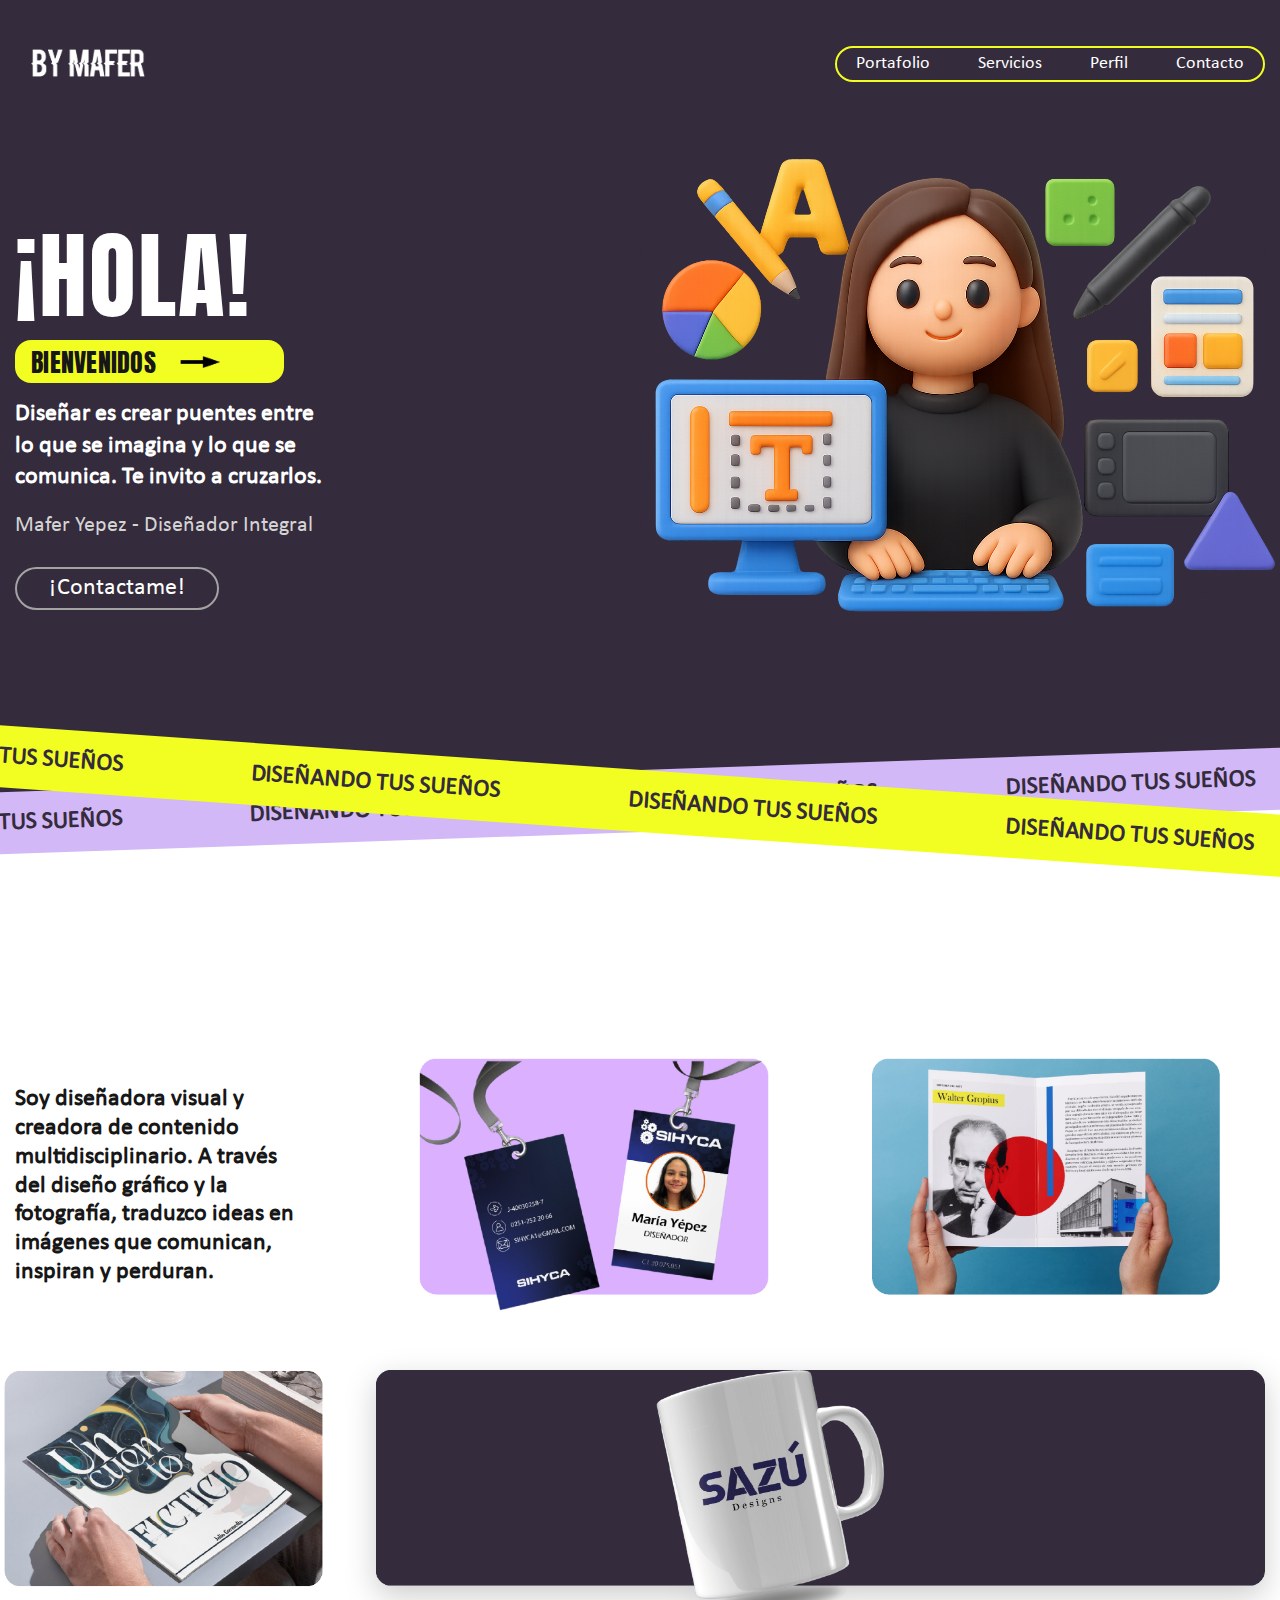
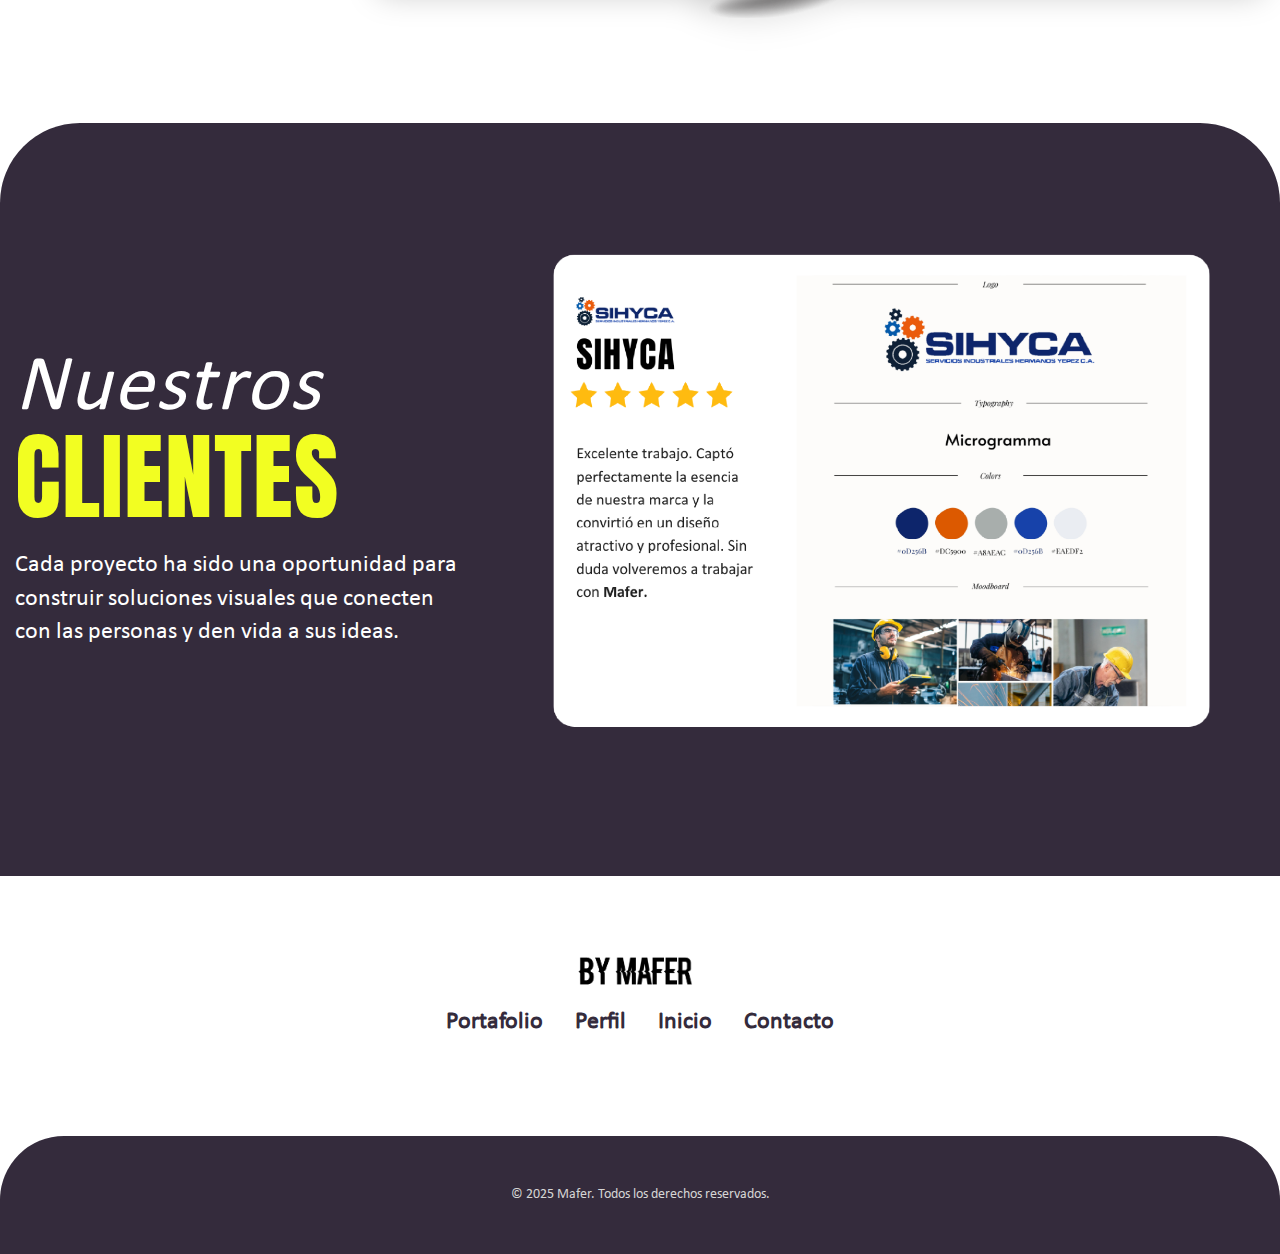
<file: index.html>
<!DOCTYPE html>
<html lang="es">
<head>
    <meta charset="UTF-8">
    <meta name="viewport" content="width=device-width, initial-scale=1.0">
    <meta name="description" content="Portafolio personal de Mafer - Desarrolladora Web Profesional">
    <meta name="keywords" content="desarrolladora web, portafolio, diseño web, programación">
    <meta name="author" content="Mafer">

    <title>Mafer - Portafolio Personal</title>

        <link rel="icon" type="image/x-icon" href="favicon.ico">

        <link rel="stylesheet" href="css/styles/normalize.css">
    <link rel="stylesheet" href="css/styles/main.css">
</head>
<body>
        <header class="header">
        <nav class="nav container">
            <a href="index.html" class="nav__logo">
                <img src="css/images/imag logo blanco.png" alt="Mafer Logo">
            </a>
            <div class="nav__menu-container">
                <ul class="nav__menu">
                                        <li class="nav__item"><a href="projects.html" class="nav__link">Portafolio</a></li>
                    <li class="nav__item"><a href="services.html" class="nav__link">Servicios</a></li>
                    <li class="nav__item"><a href="profile.html" class="nav__link">Perfil</a></li>
                    <li class="nav__item"><a href="contact.html" class="nav__link">Contacto</a></li>
                </ul>
            </div>
        </nav>
    </header>

        <section class="hero">
        <div class="hero__container container">
            <div class="hero__content">
                <h1 class="hero__title">¡HOLA!</h1>
                <a href="#projects" class="hero__welcome-btn">
                    <span>BIENVENIDOS</span>
                    <img src="css/images/flechas-06.png" alt="Flecha" class="arrow">
                </a>
                <p class="hero__description">
                    Diseñar es crear puentes entre lo que se imagina y lo que se comunica. Te invito a cruzarlos.
                </p>
                <p class="hero__author">Mafer Yepez - Diseñador Integral</p>
                <a href="contact.html" class="hero__contact-btn">¡Contactame!</a>
            </div>
            <div class="hero__image-wrapper">
                <img src="css/images/img01.png" alt="Mafer Portfolio Hero Image" class="hero__image">
            </div>
        </div>
    </section>

        <section class="ticker">
        <div class="ticker__wrapper ticker__wrapper--yellow">
            <div class="ticker__content">
                <span>DISEÑANDO TUS SUEÑOS</span>
                <span>DISEÑANDO TUS SUEÑOS</span>
                <span>DISEÑANDO TUS SUEÑOS</span>
                <span>DISEÑANDO TUS SUEÑOS</span>
                <span>DISEÑANDO TUS SUEÑOS</span>
                <span>DISEÑANDO TUS SUEÑOS</span>
                <span>DISEÑANDO TUS SUEÑOS</span>
                <span>DISEÑANDO TUS SUEÑOS</span>
            </div>
        </div>
        <div class="ticker__wrapper ticker__wrapper--purple">
            <div class="ticker__content">
                <span>DISEÑANDO TUS SUEÑOS</span>
                <span>DISEÑANDO TUS SUEÑOS</span>
                <span>DISEÑANDO TUS SUEÑOS</span>
                <span>DISEÑANDO TUS SUEÑOS</span>
                <span>DISEÑANDO TUS SUEÑOS</span>
                <span>DISEÑANDO TUS SUEÑOS</span>
                <span>DISEÑANDO TUS SUEÑOS</span>
                <span>DISEÑANDO TUS SUEÑOS</span>
            </div>
        </div>
    </section>

        <section class="about">
        <div class="about__container container">
            <div class="about__content">
                <p class="about__description">
                    Soy diseñadora visual y creadora de contenido multidisciplinario.
                    A través del diseño gráfico y la fotografía, traduzco ideas en imágenes que comunican, inspiran y perduran.
                </p>
            </div>
            <div class="about__images">
                <img src="css/images/img carnets-06.png" alt="Imagen Sobre Mí 1" class="about__image about__image--1">
                <img src="css/images/img revista-07.png" alt="Imagen Sobre Mí 2" class="about__image about__image--2">
            </div>
            <div class="about__gallery-item about__gallery-item--1">
                <img src="css/images/img p1-06.png" alt="Diseño de Revista" class="about__gallery-image">
            </div>
            <div class="about__gallery-item about__gallery-item--2">
                <img src="css/images/img p1-07.png" alt="Diseño de Taza" class="about__gallery-image">
            </div>
        </div>
    </section>

        <section class="clients">
        <div class="clients__container container">
            <div class="clients__content">
                <h2 class="clients__title">
                    Nuestros
                    <span class="clients__title--highlight">CLIENTES</span>
                </h2>
                <p class="clients__description">
                    Cada proyecto ha sido una oportunidad para construir soluciones visuales que conecten con las personas y den vida a sus ideas.
                </p>
            </div>
            <div class="clients__testimonial">
                <img src="css/images/img06.png" alt="Testimonio de cliente SIHYCA" class="clients__testimonial-image">
            </div>
        </div>
    </section>

        <footer class="footer">
        <div class="footer__container container">
            <div class="footer__top">
                <a href="index.html" class="footer__logo">
                    <img src="css/images/img logo negro.png" alt="Logo By Mafer">
                </a>
                <nav class="footer__nav">
                    <ul class="footer__menu">
                        <li><a href="projects.html" class="footer__link">Portafolio</a></li>
                        <li><a href="profile.html" class="footer__link">Perfil</a></li>
                        <li><a href="index.html" class="footer__link">Inicio</a></li>
                        <li><a href="contact.html" class="footer__link">Contacto</a></li>
                    </ul>
                </nav>
            </div>
            <div class="footer__bottom">
                <p class="footer__copyright">&copy; 2025 Mafer. Todos los derechos reservados.</p>
            </div>
        </div>
    </footer>

    <script src="js/main.js"></script>
</body>
</html>
</file>
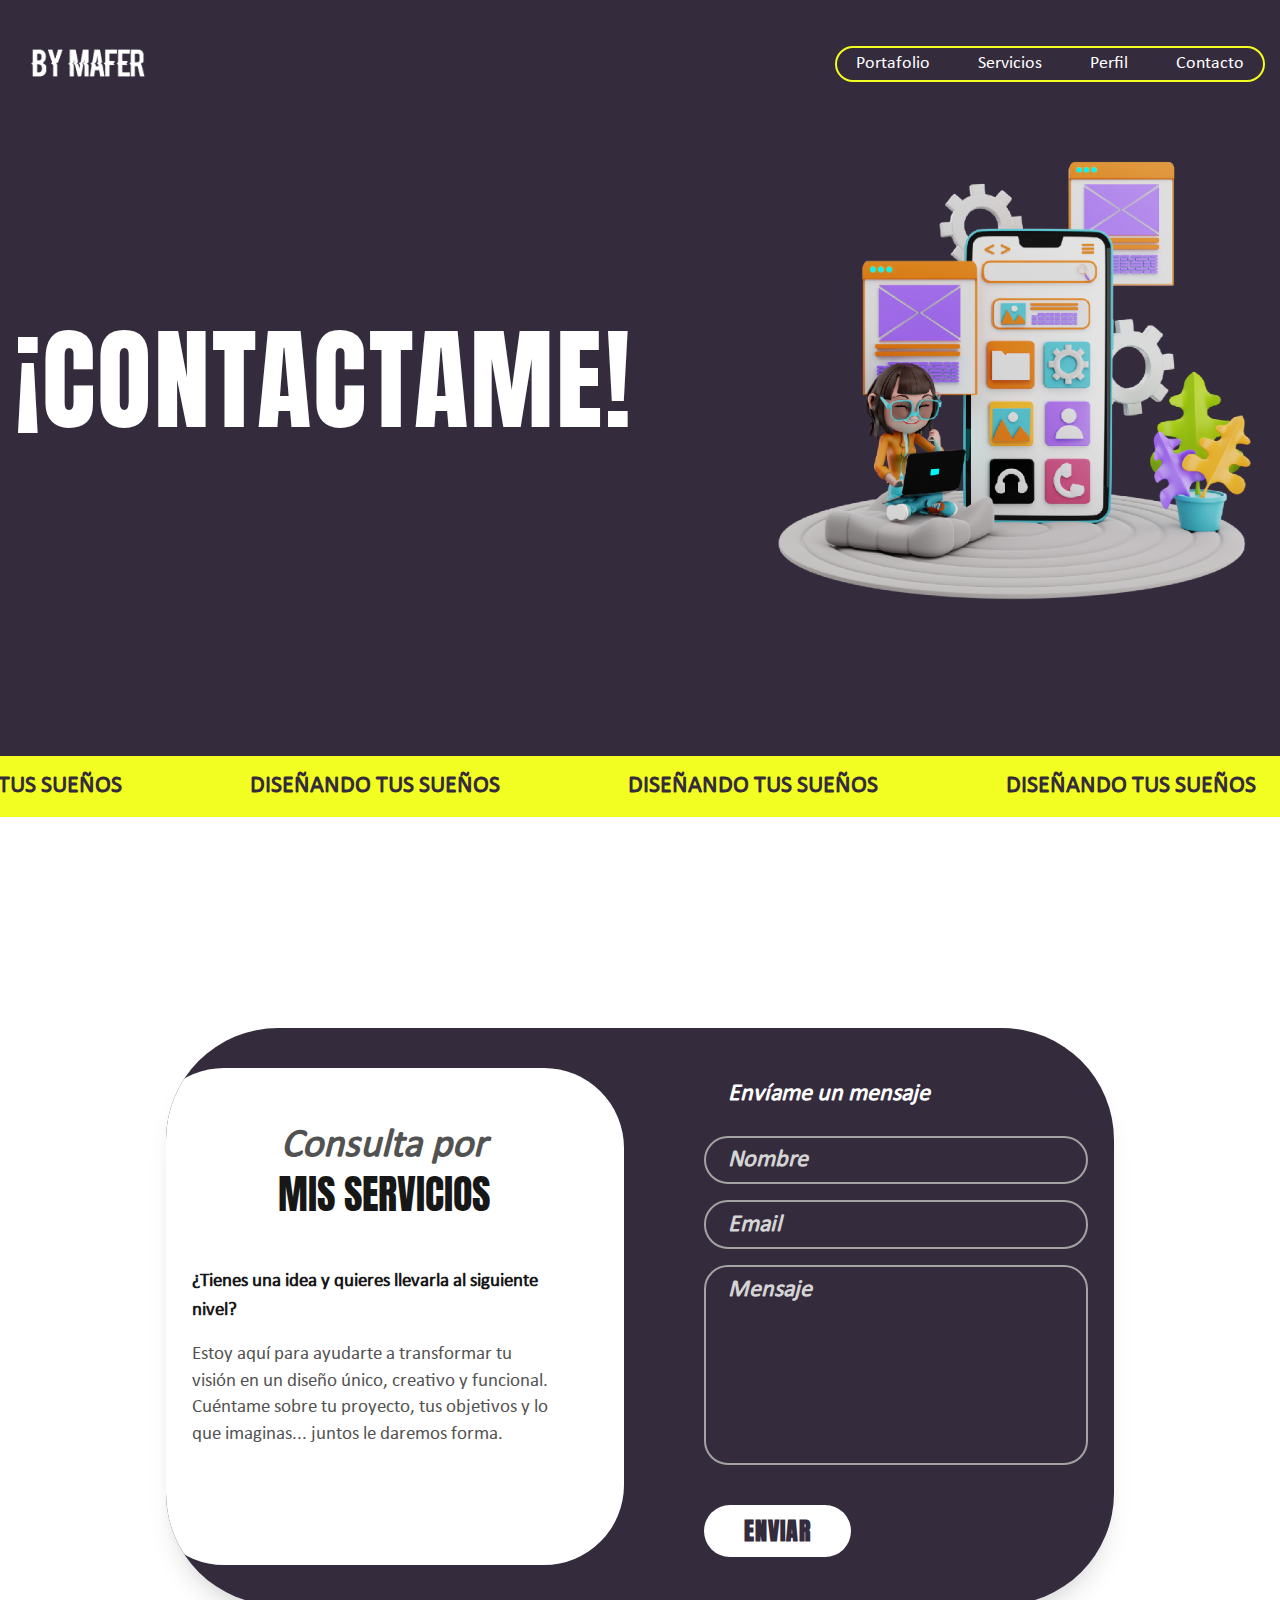
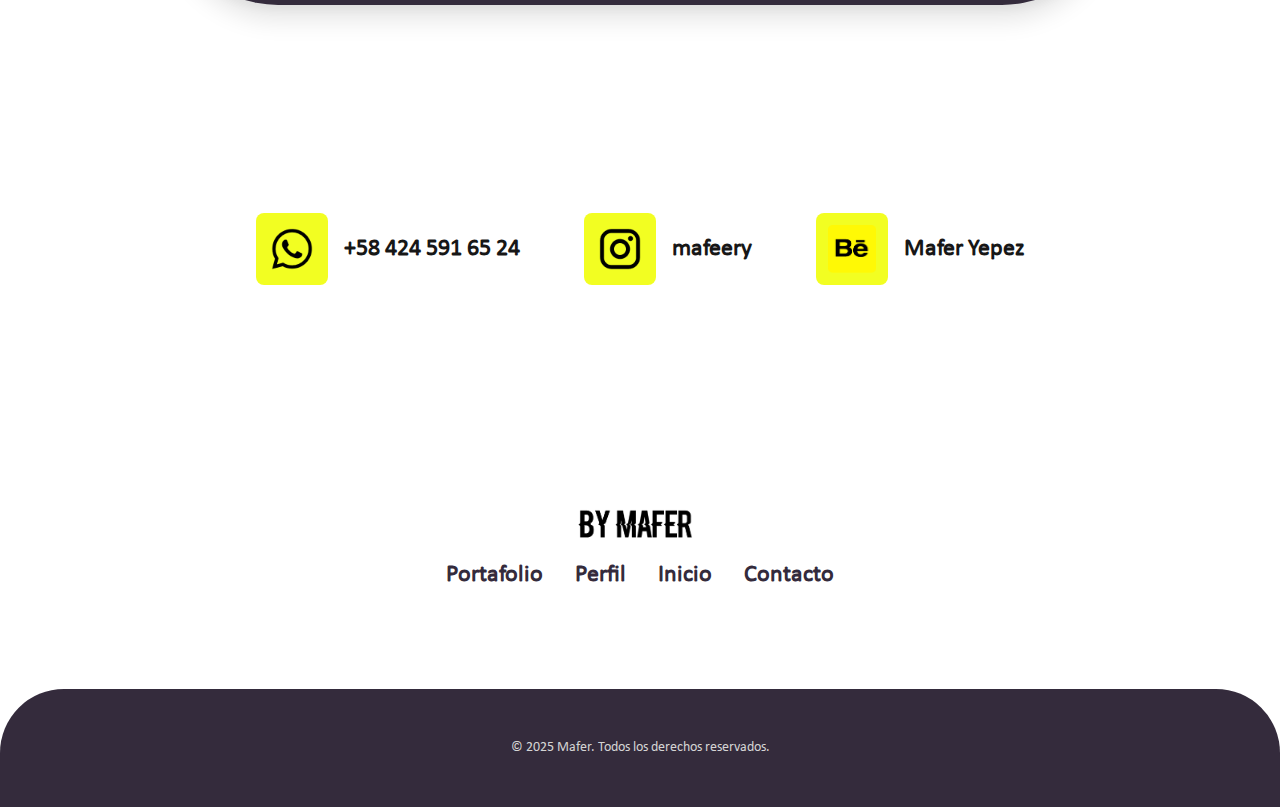
<file: contact.html>
<!DOCTYPE html>
<html lang="es">
<head>
    <meta charset="UTF-8">
    <meta name="viewport" content="width=device-width, initial-scale=1.0">
    <title>Contacto - Mafer Portafolio</title>
    <link rel="stylesheet" href="css/styles/normalize.css">
    <link rel="stylesheet" href="css/styles/main.css">
</head>
<body class="contact-page">
        <header class="header">
        <nav class="nav container">
            <a href="index.html" class="nav__logo">
                <img src="css/images/imag logo blanco.png" alt="Mafer Logo">
            </a>
            <div class="nav__menu-container">
                <ul class="nav__menu">
                                        <li class="nav__item"><a href="projects.html" class="nav__link">Portafolio</a></li>
                    <li class="nav__item"><a href="services.html" class="nav__link">Servicios</a></li>
                    <li class="nav__item"><a href="profile.html" class="nav__link">Perfil</a></li>
                    <li class="nav__item"><a href="contact.html" class="nav__link">Contacto</a></li>
                </ul>
            </div>
        </nav>
    </header>

        <section class="hero">
        <div class="hero__container container">
            <div class="hero__content">
                <h1 class="hero__title">¡CONTACTAME!</h1>
            </div>
            <div class="hero__image-wrapper">
                <img src="css/images/img01 (4).png" alt="Contacto - Mafer" class="hero__image">
            </div>
        </div>
    </section>

    <section class="ticker">
        <div class="ticker__wrapper ticker__wrapper--yellow">
            <div class="ticker__content">
                <span>DISEÑANDO TUS SUEÑOS</span>
                <span>DISEÑANDO TUS SUEÑOS</span>
                <span>DISEÑANDO TUS SUEÑOS</span>
                <span>DISEÑANDO TUS SUEÑOS</span>
                <span>DISEÑANDO TUS SUEÑOS</span>
                <span>DISEÑANDO TUS SUEÑOS</span>
                <span>DISEÑANDO TUS SUEÑOS</span>
                <span>DISEÑANDO TUS SUEÑOS</span>
            </div>
        </div>
    </section>

    <main>
        <section class="contact-form-section">
            <div class="contact-card">
                <div class="contact-card__info">
                    <h2 class="contact-card__title">
                        <span class="contact-card__title--main">Consulta por</span>
                        <span class="contact-card__title--highlight">MIS SERVICIOS</span>
                    </h2>
                    <p class="contact-card__subtitle">¿Tienes una idea y quieres llevarla al siguiente nivel?</p>
                    <p class="contact-card__description">
                        Estoy aquí para ayudarte a transformar tu visión en un diseño único, creativo y funcional. <br>
                        Cuéntame sobre tu proyecto, tus objetivos y lo que imaginas... juntos le daremos forma.
                    </p>
                </div>
                <div class="contact-card__form">
                    <form action="#" class="form">
                        <p class="form__title">Envíame un mensaje</p>
                        <div class="form-group">
                            <input type="text" id="name" name="name" class="form-input" required>
                            <label for="name" class="form-label">Nombre</label>
                        </div>
                        <div class="form-group">
                            <input type="email" id="email" name="email" class="form-input" required>
                            <label for="email" class="form-label">Email</label>
                        </div>
                        <div class="form-group">
                            <textarea id="message" name="message" class="form-textarea" required></textarea>
                            <label for="message" class="form-label">Mensaje</label>
                        </div>
                        <button type="submit" class="btn btn--light">ENVIAR</button>
                    </form>
                </div>
            </div>
        </section>



        <section class="social-contact">
            <div class="social-contact__container container">
                <div class="social-contact__item">
                    <a href="https://wa.me/584245916524" target="_blank" class="social-contact__link">
                        <div class="social-contact__icon-wrapper">
                            <img src="css/images/MdiWhatsapp.png" alt="WhatsApp">
                        </div>
                        <p class="social-contact__text">+58 424 591 65 24</p>
                    </a>
                </div>
                <div class="social-contact__item">
                     <a href="https://www.instagram.com/mafeery/" target="_blank" class="social-contact__link">
                        <div class="social-contact__icon-wrapper">
                            <img src="css/images/MdiInstagram.png" alt="Instagram">
                        </div>
                        <p class="social-contact__text">mafeery</p>
                    </a>
                </div>
                <div class="social-contact__item">
                    <a href="#" class="social-contact__link">
                        <div class="social-contact__icon-wrapper">
                                                        <img src="./css/images/BE-06.png" alt="Behance">
                        </div>
                        <p class="social-contact__text">Mafer Yepez</p>
                    </a>
                </div>
            </div>
        </section>
    </main>

        <footer class="footer">
        <div class="footer__container container">
            <div class="footer__top">
                <a href="index.html" class="footer__logo">
                    <img src="css/images/img logo negro.png" alt="Logo By Mafer">
                </a>
                <nav class="footer__nav">
                    <ul class="footer__menu">
                        <li><a href="projects.html" class="footer__link">Portafolio</a></li>
                        <li><a href="profile.html" class="footer__link">Perfil</a></li>
                        <li><a href="index.html" class="footer__link">Inicio</a></li>
                        <li><a href="contact.html" class="footer__link">Contacto</a></li>
                    </ul>
                </nav>
            </div>
            <div class="footer__bottom">
                <p class="footer__copyright">&copy; 2025 Mafer. Todos los derechos reservados.</p>
            </div>
        </div>
    </footer>

    <script src="js/main.js"></script>
</body>
</html>
</file>
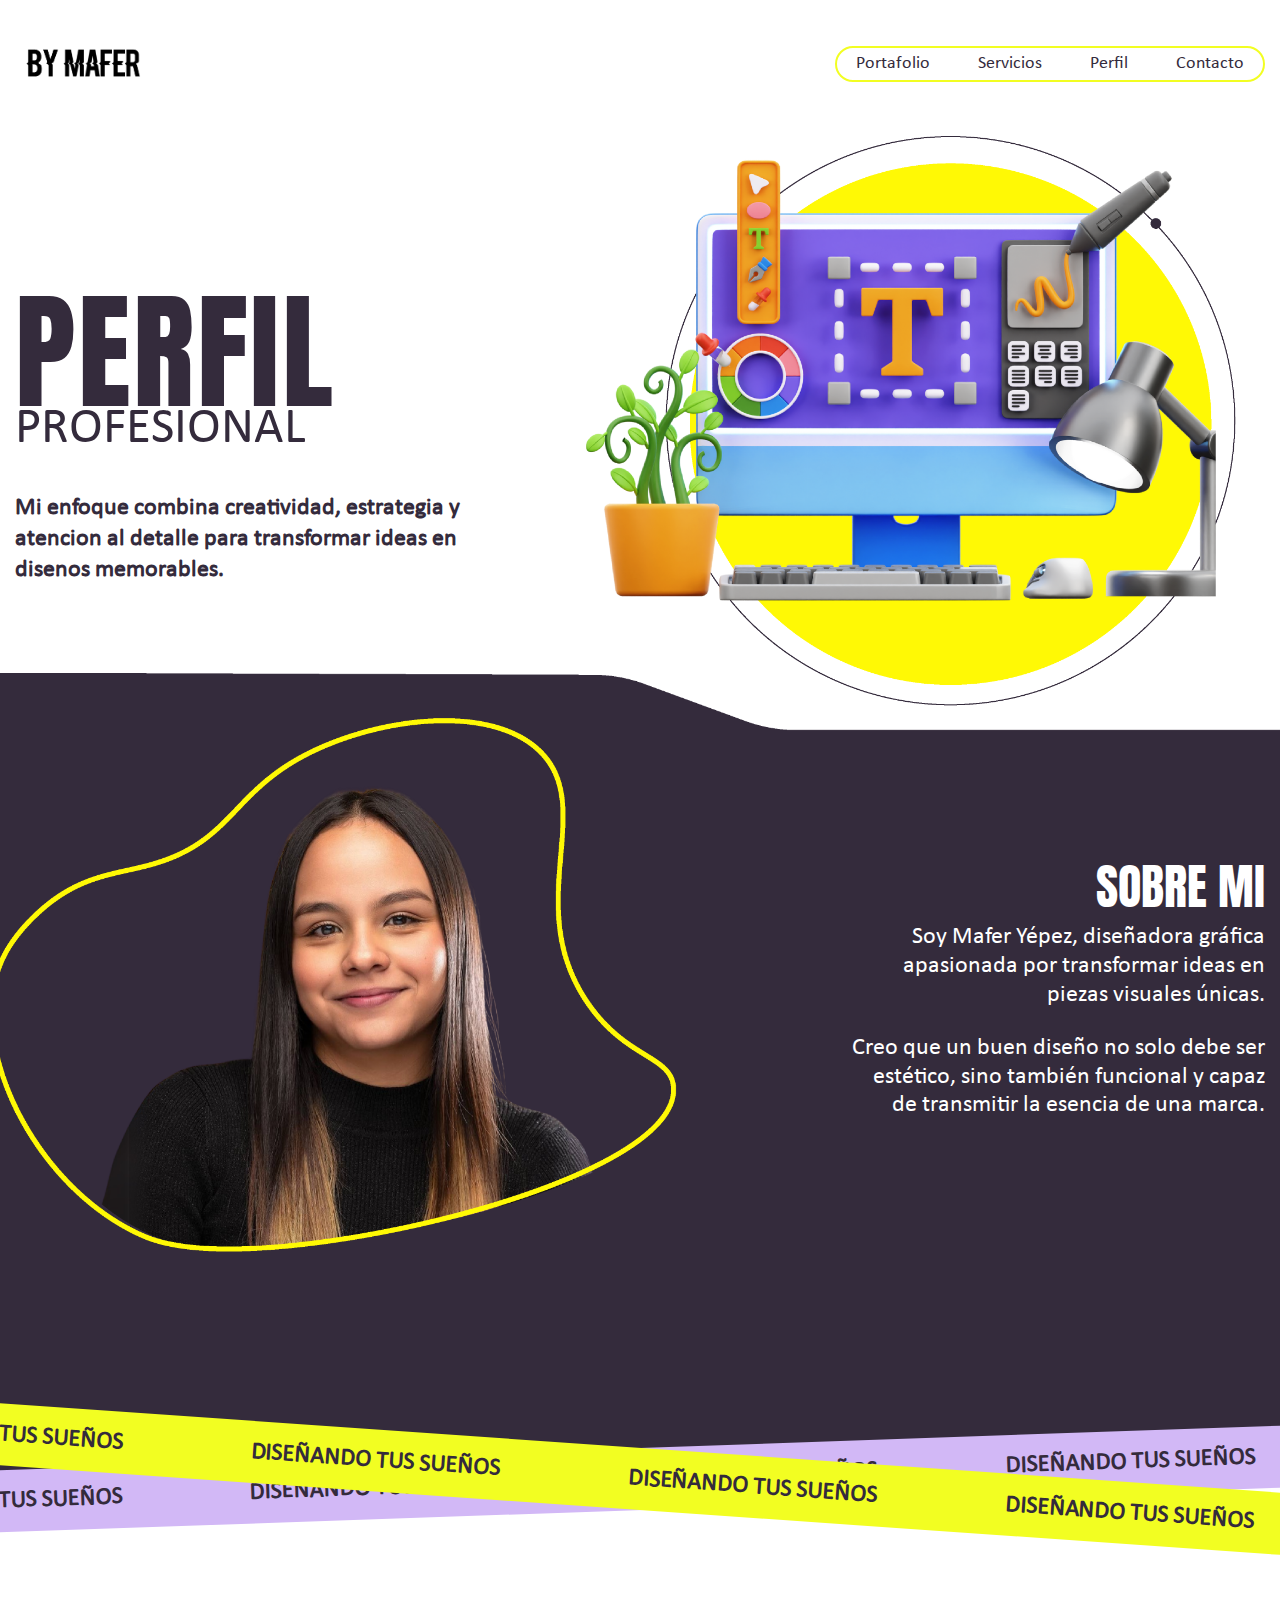
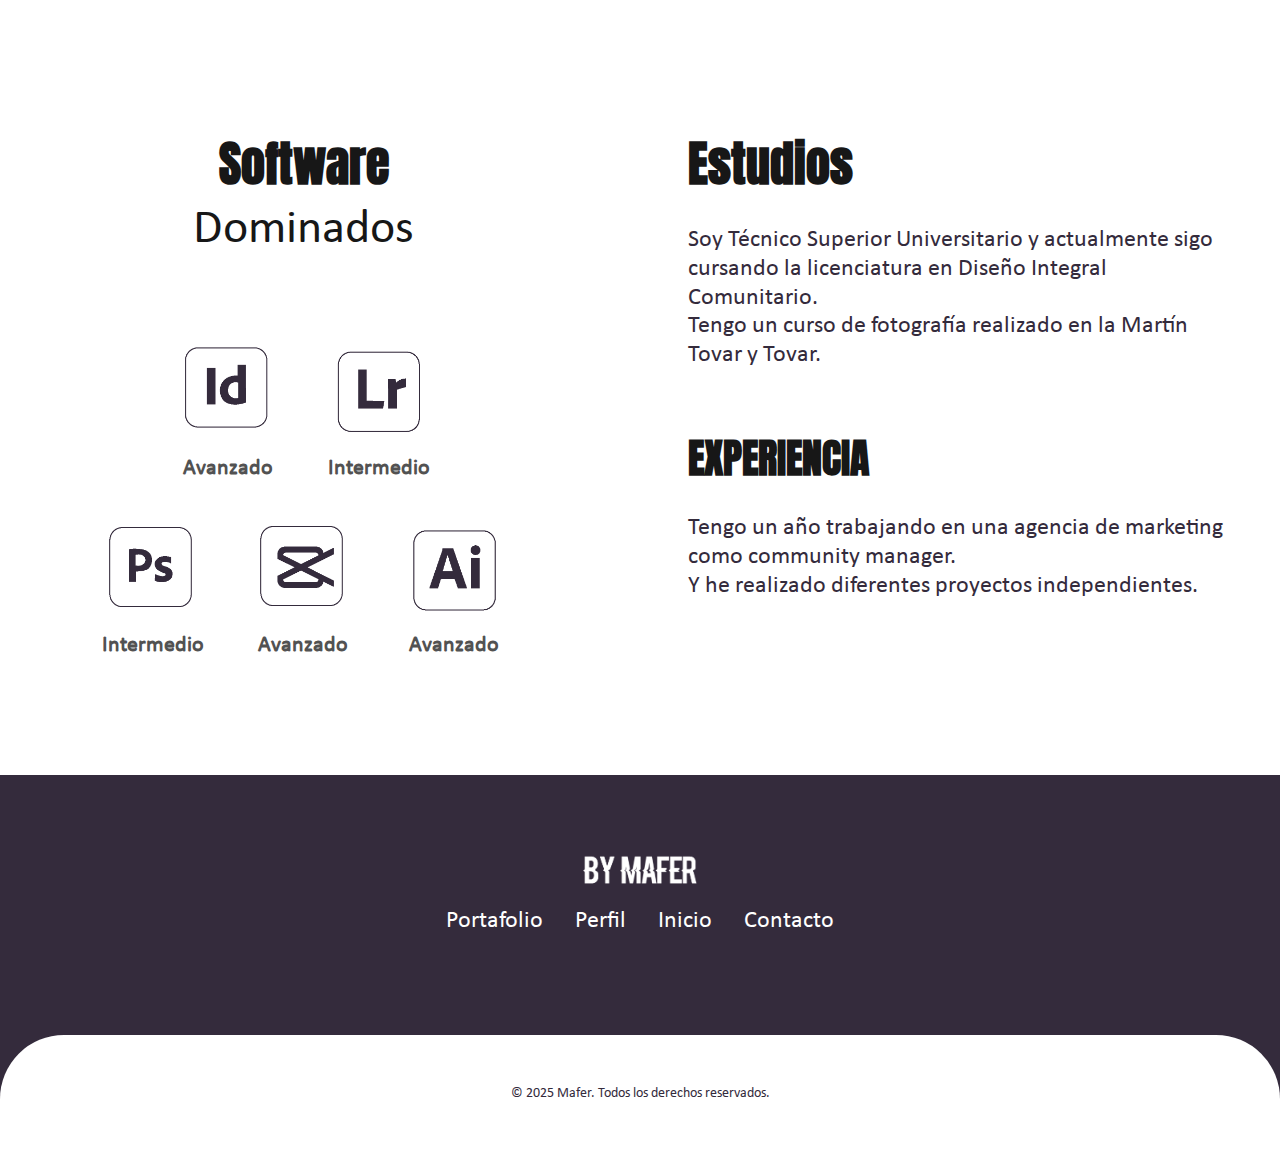
<file: profile.html>
<!DOCTYPE html>
<html lang="es">
<head>
    <meta charset="UTF-8">
    <meta name="viewport" content="width=device-width, initial-scale=1.0">
    <title>Perfil - Mafer Portafolio</title>
    <link rel="stylesheet" href="css/styles/normalize.css">
    <link rel="stylesheet" href="css/styles/main.css">
</head>
<body class="profile-page">
        <header class="header">
        <nav class="nav container">
            <a href="index.html" class="nav__logo">
                <img src="css/images/img logo negro.png" alt="Mafer Logo">
            </a>
            <div class="nav__menu-container">
                <ul class="nav__menu">
                                        <li class="nav__item"><a href="projects.html" class="nav__link">Portafolio</a></li>
                    <li class="nav__item"><a href="services.html" class="nav__link">Servicios</a></li>
                    <li class="nav__item"><a href="profile.html" class="nav__link">Perfil</a></li>
                    <li class="nav__item"><a href="contact.html" class="nav__link">Contacto</a></li>
                </ul>
            </div>
        </nav>
    </header>

        <section class="hero hero--profile">
        <div class="hero__container container">
            <div class="hero__content">
                <h1 class="hero__title">PERFIL</h1>
                <p class="hero__subtitle">PROFESIONAL</p>
                <p class="hero__description">
                    Mi enfoque combina creatividad, estrategia y atencion al detalle para transformar ideas en disenos memorables.
                </p>
            </div>
            <div class="hero__image-wrapper">
                <img src="css/images/img01 (1).png" alt="Mafer Portfolio Hero Image" class="hero__image">
            </div>
        </div>
    </section>

    <section class="divider wave">
    </section>

        <section class="about-me">
        <div class="about-me__container container">
            <div class="about-me__image-wrapper">
                <img src="css/images/img02 (1).png" alt="Foto de Mafer Yépez">
            </div>
            <div class="about-me__content">
                <h2 class="about-me__title">SOBRE MI</h2>
                <p class="about-me__description">
                    Soy Mafer Yépez, diseñadora gráfica apasionada por transformar ideas en piezas visuales únicas.
                </p>
                <p class="about-me__description">
                    Creo que un buen diseño no solo debe ser estético, sino también funcional y capaz de transmitir la esencia de una marca.
                </p>
            </div>
        </div>
    </section>

        <section class="ticker">
        <div class="ticker__wrapper ticker__wrapper--yellow">
            <div class="ticker__content">
                <span>DISEÑANDO TUS SUEÑOS</span>
                <span>DISEÑANDO TUS SUEÑOS</span>
                <span>DISEÑANDO TUS SUEÑOS</span>
                <span>DISEÑANDO TUS SUEÑOS</span>
                <span>DISEÑANDO TUS SUEÑOS</span>
                <span>DISEÑANDO TUS SUEÑOS</span>
                <span>DISEÑANDO TUS SUEÑOS</span>
                <span>DISEÑANDO TUS SUEÑOS</span>
            </div>
        </div>
        <div class="ticker__wrapper ticker__wrapper--purple">
            <div class="ticker__content">
                <span>DISEÑANDO TUS SUEÑOS</span>
                <span>DISEÑANDO TUS SUEÑOS</span>
                <span>DISEÑANDO TUS SUEÑOS</span>
                <span>DISEÑANDO TUS SUEÑOS</span>
                <span>DISEÑANDO TUS SUEÑOS</span>
                <span>DISEÑANDO TUS SUEÑOS</span>
                <span>DISEÑANDO TUS SUEÑOS</span>
                <span>DISEÑANDO TUS SUEÑOS</span>
            </div>
        </div>
    </section>

        <section class="skills-experience">
        <div class="skills-experience__container container">
                        <div class="skills-experience__software">
                <h2 class="skills-experience__title">Software <br> <span class="skills-experience__subtitle">Dominados</span></h2>
                <div class="skills-experience__logos">
                    <div class="skills-experience__logos-row">
                        <div class="skills-experience__logo-item">
                            <img src="css/images/img03 (1).png" alt="Adobe InDesign Logo">
                            <p>Avanzado</p>
                        </div>
                        <div class="skills-experience__logo-item">
                            <img src="css/images/img07.png" alt="Adobe Lightroom Logo">
                            <p>Intermedio</p>
                        </div>
                    </div>
                    <div class="skills-experience__logos-row">
                        <div class="skills-experience__logo-item">
                            <img src="css/images/img 04.png" alt="Adobe Photoshop Logo">
                            <p>Intermedio</p>
                        </div>
                        <div class="skills-experience__logo-item">
                            <img src="css/images/img05 (1).png" alt="Adobe XD Logo">
                            <p>Avanzado</p>
                        </div>
                        <div class="skills-experience__logo-item">
                            <img src="css/images/img06 (1).png" alt="Adobe Illustrator Logo">
                            <p>Avanzado</p>
                        </div>
                    </div>
                </div>
            </div>

                        <div class="skills-experience__text">
                <div class="skills-experience__studies">
                    <h2 class="skills-experience__title">Estudios</h2>
                    <p>Soy Técnico Superior Universitario y actualmente sigo cursando la licenciatura en Diseño Integral Comunitario.</p>
                    <p>Tengo un curso de fotografía realizado en la Martín Tovar y Tovar.</p>
                </div>
                <div class="skills-experience__work">
                    <h2 class="skills-experience__title skills-experience__title--main">EXPERIENCIA</h2>
                    <p>Tengo un año trabajando en una agencia de marketing como community manager.</p>
                    <p>Y he realizado diferentes proyectos independientes.</p>
                </div>
            </div>
        </div>
    </section>



        <footer class="footer">
        <div class="footer__container container">
            <div class="footer__top">
                <a href="index.html" class="footer__logo">
                    <img src="css/images/imag logo blanco.png" alt="Logo By Mafer">
                </a>
                <nav class="footer__nav">
                    <ul class="footer__menu">
                        <li><a href="projects.html" class="footer__link">Portafolio</a></li>
                        <li><a href="profile.html" class="footer__link">Perfil</a></li>
                        <li><a href="index.html" class="footer__link">Inicio</a></li>
                        <li><a href="contact.html" class="footer__link">Contacto</a></li>
                    </ul>
                </nav>
            </div>
            <div class="footer__bottom">
                <p class="footer__copyright">&copy; 2025 Mafer. Todos los derechos reservados.</p>
            </div>
        </div>
    </footer>
    <script src="js/main.js"></script>
</body>
</html>
</file>
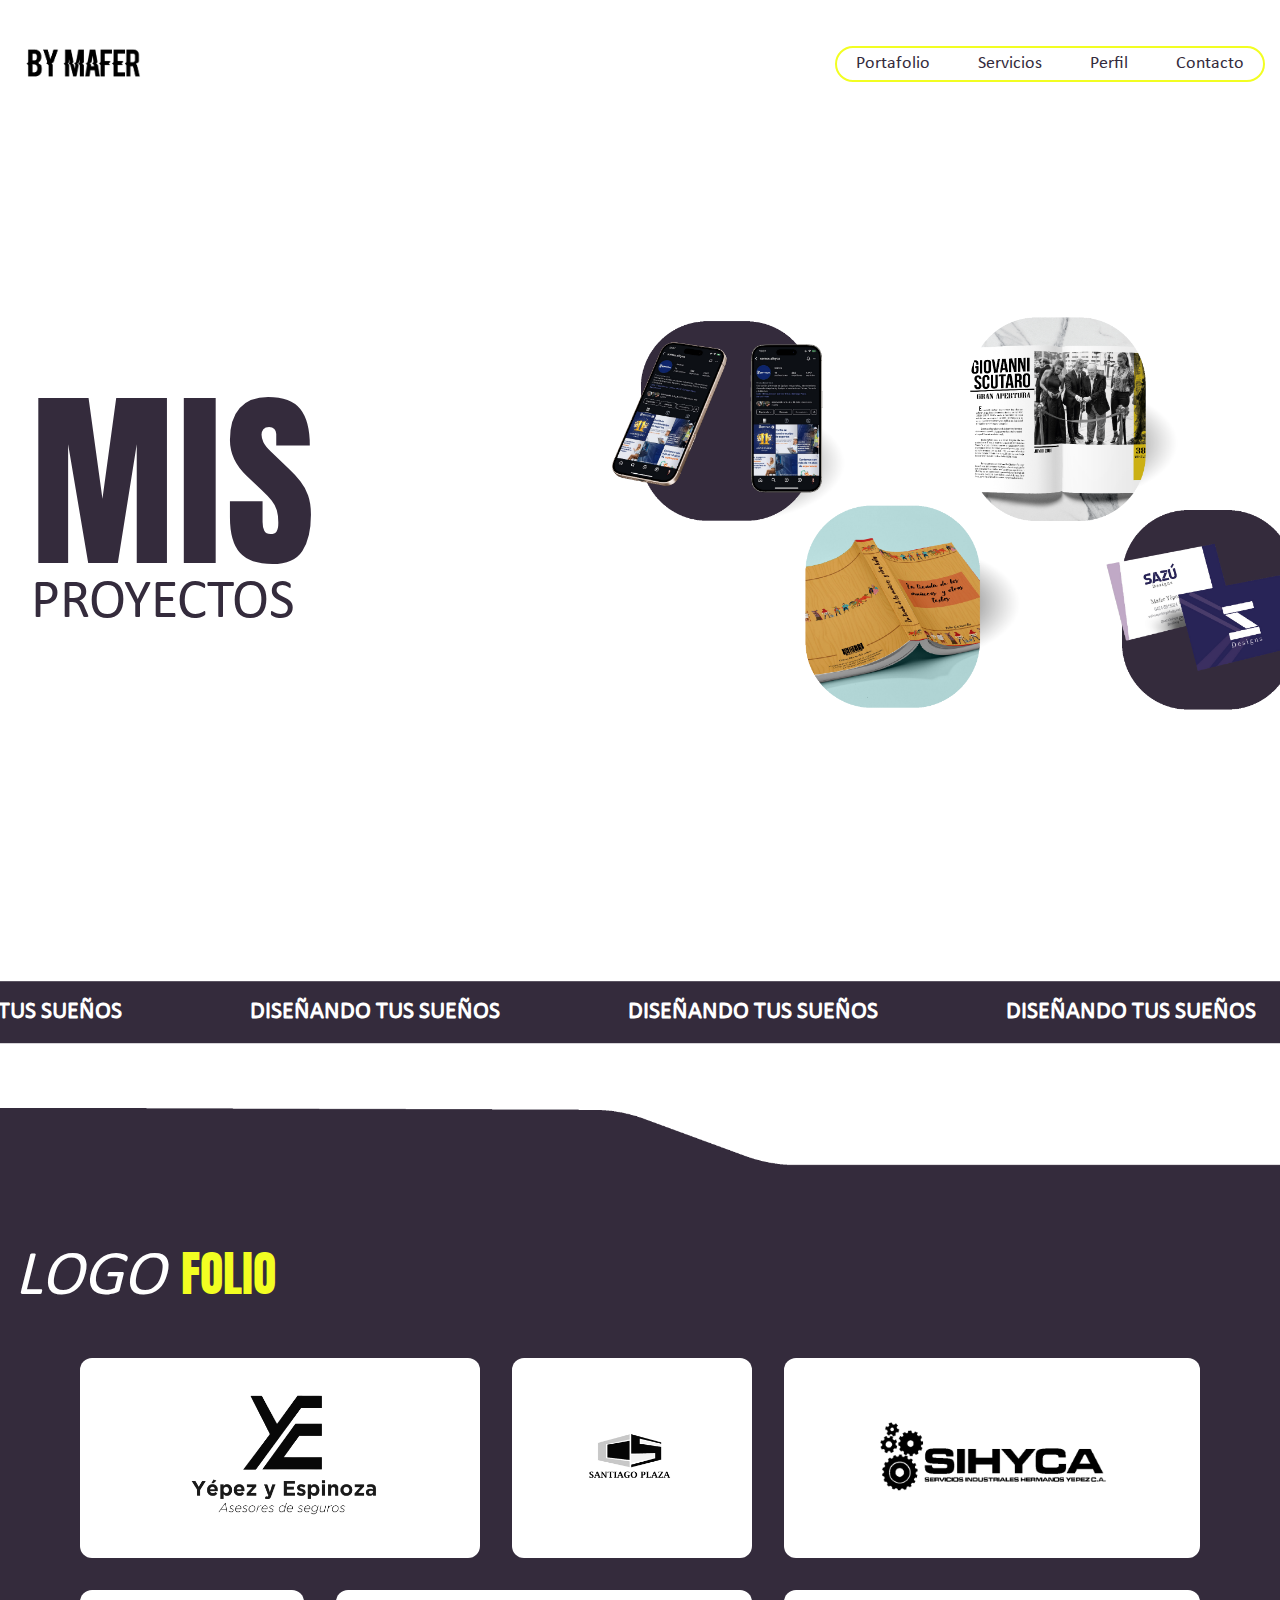
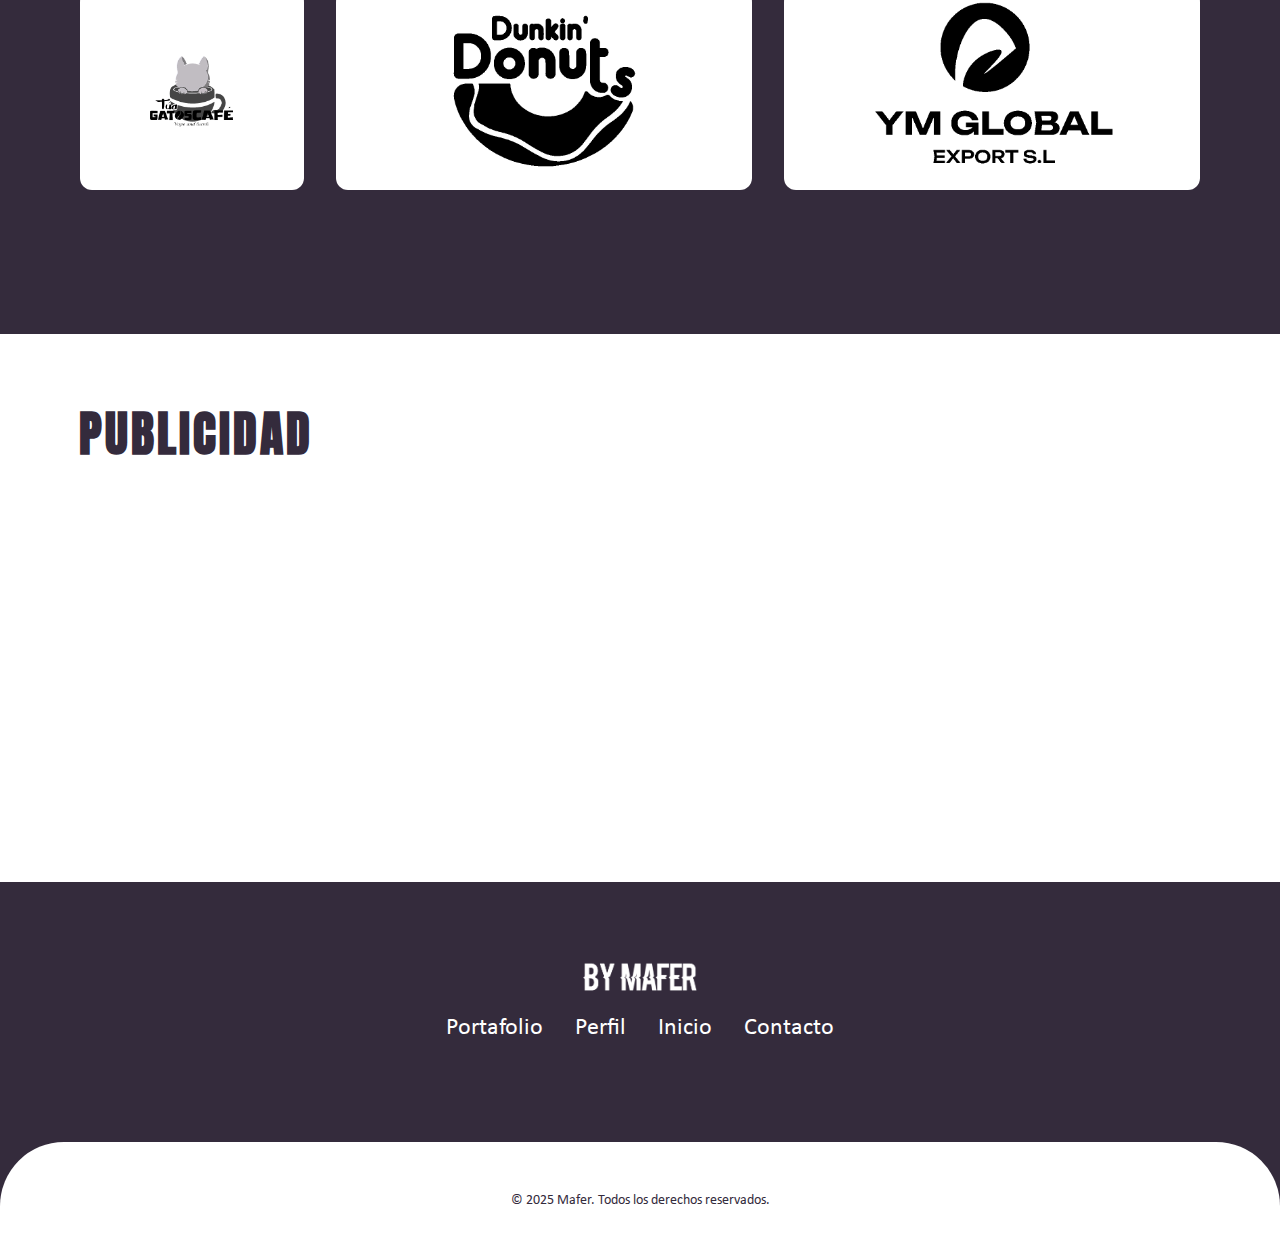
<file: projects.html>
<!DOCTYPE html>
<html lang="es">
<head>
    <meta charset="UTF-8">
    <meta name="viewport" content="width=device-width, initial-scale=1.0">
    <title>Portafolio - Mafer</title>
    <link rel="stylesheet" href="css/styles/normalize.css">
    <link rel="stylesheet" href="css/styles/main.css">
</head>
<body class="projects-page">
        <header class="header">
        <nav class="nav container">
            <a href="index.html" class="nav__logo">
                <img src="css/images/img logo negro.png" alt="Mafer Logo">
            </a>
            <div class="nav__menu-container">
                <ul class="nav__menu">
                                        <li class="nav__item"><a href="projects.html" class="nav__link">Portafolio</a></li>
                    <li class="nav__item"><a href="services.html" class="nav__link">Servicios</a></li>
                    <li class="nav__item"><a href="profile.html" class="nav__link">Perfil</a></li>
                    <li class="nav__item"><a href="contact.html" class="nav__link">Contacto</a></li>
                </ul>
            </div>
        </nav>
    </header>

                <section class="hero hero--projects">
            <div class="hero__container container">
                <div class="hero__content">
                    <h1 class="hero__title">MIS</h1>
                    <p class="hero__subtitle">PROYECTOS</p>
                </div>
                <div class="hero__image-collage">
                    <div class="collage-item collage-item--1">
                        <img src="css/images/img04 (1).png" alt="Proyecto Tarjetas de Presentación">
                    </div>
                    <div class="collage-item collage-item--2">
                        <img src="css/images/img03 (2).png" alt="Proyecto Revista">
                    </div>
                    <div class="collage-item collage-item--3">
                        <img src="css/images/img02 (2).png" alt="Proyecto Libro">
                    </div>
                    <div class="collage-item collage-item--4">
                        <img src="css/images/img01 (3).png" alt="Proyecto App Móvil">
                    </div>
                </div>
            </div>
        </section>

                <section class="ticker">
        <div class="ticker__wrapper ticker__wrapper--yellow">
            <div class="ticker__content">
                <span>DISEÑANDO TUS SUEÑOS</span>
                <span>DISEÑANDO TUS SUEÑOS</span>
                <span>DISEÑANDO TUS SUEÑOS</span>
                <span>DISEÑANDO TUS SUEÑOS</span>
                <span>DISEÑANDO TUS SUEÑOS</span>
                <span>DISEÑANDO TUS SUEÑOS</span>
                <span>DISEÑANDO TUS SUEÑOS</span>
                <span>DISEÑANDO TUS SUEÑOS</span>
            </div>
        </div>
    </section>

    <section class="divider wave">
    </section>

        <section class="projects-gallery">
        <div class="projects-gallery__container container">
            <h2 class="projects-gallery__title"><span class="projects-gallery__title-logo">LOGO</span><span class="projects-gallery__title--highlight">FOLIO</span></h2>
            <div class="logofolio-grid">
                <div class="logofolio-item">
                    <img src="css/images/img05 (2).png" alt="Logo Yépez y Espinoza">
                </div>
                <div class="logofolio-item">
                    <img src="css/images/img06 (2).png" alt="Logo Santiago Plaza">
                </div>
                <div class="logofolio-item">
                    <img src="css/images/img07 (1).png" alt="Logo Sihyca">
                </div>
                <div class="logofolio-item">
                    <img src="css/images/img08.png" alt="Logo Gatos Café">
                </div>
                <div class="logofolio-item">
                    <img src="css/images/img09.png" alt="Logo Dunkin' Donuts">
                </div>
                <div class="logofolio-item">
                    <img src="css/images/img10.png" alt="Logo YM Global">
                </div>
            </div>
        </div>
    </section>

        <section class="publicity">
        <div class="publicity__container container">
            <h2 class="publicity__title">PUBLICIDAD</h2>
            <div class="publicity-grid">
                <div class="publicity-item">
                    <img src="css/images/img11.png" alt="Publicidad Actívate con Nosotros">
                </div>
                <div class="publicity-item">
                    <img src="css/images/img12.png" alt="Publicidad Tarde de Cuentos">
                </div>
                <div class="publicity-item">
                    <img src="css/images/img13.png" alt="Publicidad Ensalada Kepa">
                </div>
                <div class="publicity-item">
                    <img src="css/images/img14.png" alt="Publicidad Instrumento del Día">
                </div>
            </div>
        </div>
    </section>

        <footer class="footer">
        <div class="footer__container container">
            <div class="footer__top">
                <a href="index.html" class="footer__logo">
                    <img src="css/images/imag logo blanco.png" alt="Logo By Mafer">
                </a>
                <nav class="footer__nav">
                    <ul class="footer__menu">
                        <li><a href="projects.html" class="footer__link">Portafolio</a></li>
                        <li><a href="profile.html" class="footer__link">Perfil</a></li>
                        <li><a href="index.html" class="footer__link">Inicio</a></li>
                        <li><a href="contact.html" class="footer__link">Contacto</a></li>
                    </ul>
                </nav>
            </div>
            <div class="footer__bottom">
                <p class="footer__copyright">&copy; 2025 Mafer. Todos los derechos reservados.</p>
            </div>
        </div>
    </footer>

    <script src="js/main.js"></script>
</body>
</html>
</file>
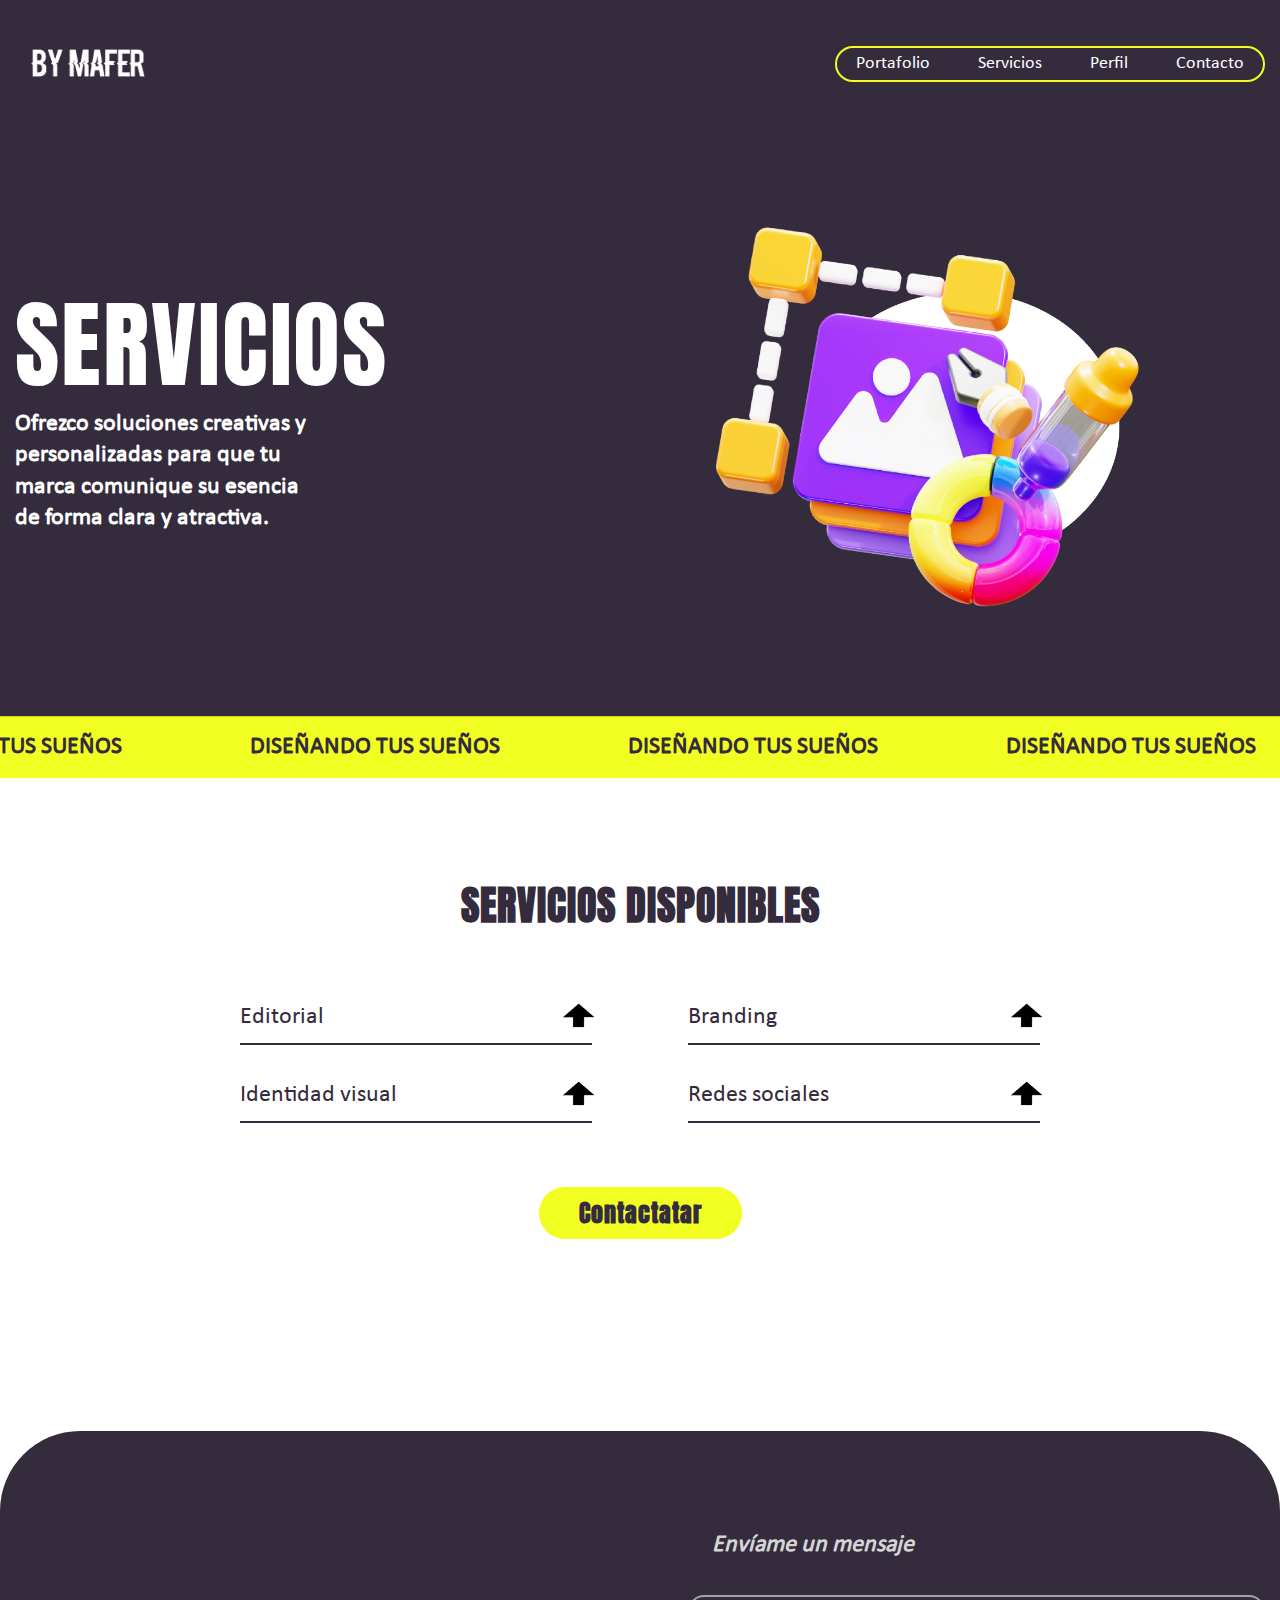
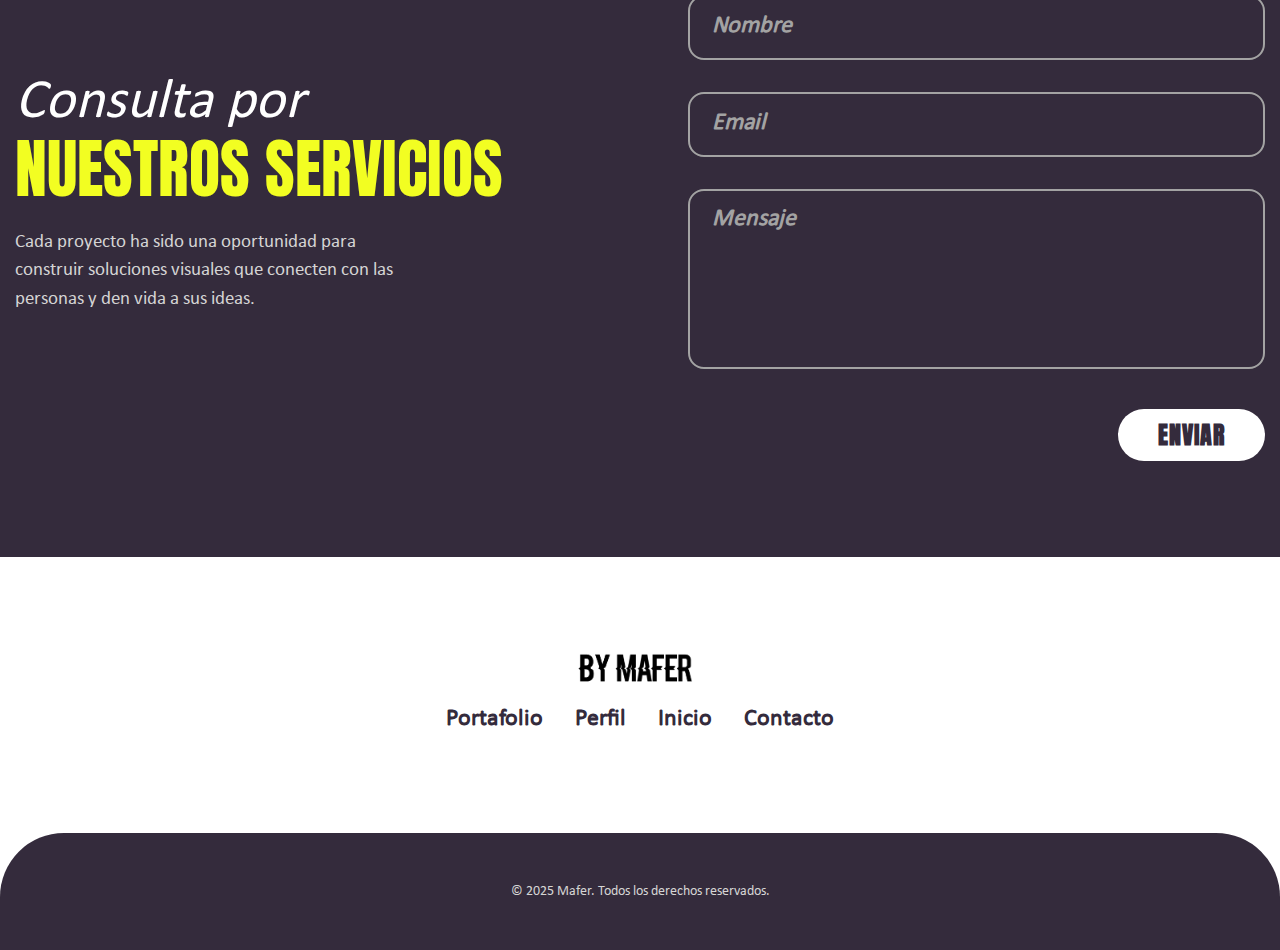
<file: services.html>
<!DOCTYPE html>
<html lang="es">
<head>
    <meta charset="UTF-8">
    <meta name="viewport" content="width=device-width, initial-scale=1.0">
    <title>Servicios - Mafer Portafolio</title>
    <link rel="stylesheet" href="css/styles/normalize.css">
    <link rel="stylesheet" href="css/styles/main.css">
</head>
<body class="services-page">
        <header class="header">
        <nav class="nav container">
            <a href="index.html" class="nav__logo">
                <img src="css/images/imag logo blanco.png" alt="Mafer Logo">
            </a>
            <div class="nav__menu-container">
                <ul class="nav__menu">
                                        <li class="nav__item"><a href="projects.html" class="nav__link">Portafolio</a></li>
                    <li class="nav__item"><a href="services.html" class="nav__link">Servicios</a></li>
                    <li class="nav__item"><a href="profile.html" class="nav__link">Perfil</a></li>
                    <li class="nav__item"><a href="contact.html" class="nav__link">Contacto</a></li>
                </ul>
            </div>
        </nav>
    </header>

        <section class="hero">
        <div class="hero__container container">
            <div class="hero__content">
                <h1 class="hero__title">SERVICIOS</h1>
                <p class="hero__description">
                    Ofrezco soluciones creativas y personalizadas para que tu marca comunique su esencia de forma clara y atractiva.
                </p>
            </div>
            <div class="hero__image-wrapper">
                <img src="css/images/img01 (2).png" alt="Servicios - Mafer" class="hero__image">
            </div>
        </div>
    </section>

        <section class="ticker">
        <div class="ticker__wrapper ticker__wrapper--yellow">
            <div class="ticker__content">
                <span>DISEÑANDO TUS SUEÑOS</span>
                <span>DISEÑANDO TUS SUEÑOS</span>
                <span>DISEÑANDO TUS SUEÑOS</span>
                <span>DISEÑANDO TUS SUEÑOS</span>
                <span>DISEÑANDO TUS SUEÑOS</span>
                <span>DISEÑANDO TUS SUEÑOS</span>
                <span>DISEÑANDO TUS SUEÑOS</span>
                <span>DISEÑANDO TUS SUEÑOS</span>
            </div>
        </div>
    </section>

        <section class="available-services">
        <div class="container">
            <h2 class="available-services__title">SERVICIOS DISPONIBLES</h2>
            <div class="available-services__grid">
                <a href="#" class="service-item">
                  <span class="service-item__name">Editorial</span>
                  <img src="css/images/flecha peque-07.png" alt="" class="service-item__arrow">
                </a>
                <a href="#" class="service-item">
                  <span class="service-item__name">Branding</span>
                  <img src="css/images/flecha peque-07.png" alt="" class="service-item__arrow">
                </a>
                <a href="#" class="service-item">
                  <span class="service-item__name">Identidad visual</span>
                  <img src="css/images/flecha peque-07.png" alt="" class="service-item__arrow">
                </a>
                <a href="#" class="service-item">
                  <span class="service-item__name">Redes sociales</span>
                  <img src="css/images/flecha peque-07.png" alt="" class="service-item__arrow">
                </a>
              </div>
            <div class="available-services__contact">
                <a href="contact.html" class="btn btn--primary">Contactatar</a>
            </div>
        </div>
    </section>

            <section class="contact-section">
        <div class="contact-section__container container">
            <div class="contact-section__info">
                <h2 class="contact-section__title">
                    Consulta por
                    <span class="contact-section__title--highlight">NUESTROS SERVICIOS</span>
                </h2>
                <p class="contact-section__description">
                    Cada proyecto ha sido una oportunidad para construir soluciones visuales que conecten con las personas y den vida a sus ideas.
                </p>
            </div>
            <div class="contact-section__form-wrapper">
                <form class="contact-form">
                    <p class="contact-form__title">Envíame un mensaje</p>
                    <div class="form-group">
                        <input type="text" id="nombre" name="nombre" class="form-input" required>
                        <label for="nombre" class="form-label">Nombre</label>
                    </div>
                    <div class="form-group">
                        <input type="email" id="email" name="email" class="form-input" required>
                        <label for="email" class="form-label">Email</label>
                    </div>
                    <div class="form-group">
                        <textarea id="mensaje" name="mensaje" class="form-textarea" rows="5" required></textarea>
                        <label for="mensaje" class="form-label">Mensaje</label>
                    </div>
                    <button type="submit" class="btn btn--light">ENVIAR</button>
                </form>
            </div>
        </div>
    </section>

            <footer class="footer">
        <div class="footer__container container">
            <div class="footer__top">
                <a href="index.html" class="footer__logo">
                    <img src="css/images/img logo negro.png" alt="Logo By Mafer">
                </a>
                <nav class="footer__nav">
                    <ul class="footer__menu">
                        <li><a href="projects.html" class="footer__link">Portafolio</a></li>
                        <li><a href="profile.html" class="footer__link">Perfil</a></li>
                        <li><a href="index.html" class="footer__link">Inicio</a></li>
                        <li><a href="contact.html" class="footer__link">Contacto</a></li>
                    </ul>
                </nav>
            </div>
            <div class="footer__bottom">
                <p class="footer__copyright">&copy; 2025 Mafer. Todos los derechos reservados.</p>
            </div>
        </div>
    </footer>

    <script src="js/main.js"></script>
</body>
</html>
</file>
<file: css/styles/main.css>
@font-face {
  font-family: 'Anton';
  src: url('../fonts/Anton-Regular.ttf') format('truetype');
  font-weight: normal;
  font-style: normal;
  font-display: swap;
}

@font-face {
  font-family: 'Calibri';
  src: url('../fonts/calibri-font-family/calibri-regular.ttf') format('truetype');
  font-weight: normal;
  font-style: normal;
  font-display: swap;
}


:root {


  /* === PALETA DE COLORES PRINCIPAL === */

  /* Colores primarios */
  --primary-50: #f0f9ff;
  --primary-100: #e0f2fe;
  --primary-200: #bae6fd;
  --primary-300: #7dd3fc;
  --primary-400: #38bdf8;
  --primary-500: #0ea5e9; /* Color principal */
  --primary-600: #0284c7;
  --primary-700: #0369a1;
  --primary-800: #075985;
  --primary-900: #0c4a6e;

  /* Colores neutros */
  --neutral-50: #fafafa;
  --neutral-100: #f5f5f5;
  --neutral-200: #e5e5e5;
  --neutral-300: #d4d4d4;
  --neutral-400: #a3a3a3;
  --neutral-500: #737373;
  --neutral-600: #525252;
  --neutral-700: #404040;
  --neutral-800: #262626;
  --neutral-900: #171717;

  /* Colores de acento */
  --accent-gold: #F2FE22;
  --accent-gold-dark: #F2FE22;
  --accent-purple: var(--header-bg);
  --accent-purple-light: var(--header-bg);
  --header-accent: #F2FE22; /* Amarillo/Lima del borde */

  /* Colores específicos de componentes */
  --header-bg: #342b3c; /* Morado oscuro del header */

  /* Colores de gradientes para hero */
  --gradient-hero-start: #667eea;
  --gradient-hero-end: var(--header-bg);


  /* === SEMÁNTICA DE COLORES === */

  /* Texto */
  --text-primary: var(--neutral-900);
  --text-secondary: var(--neutral-600);
  --text-muted: var(--neutral-500);
  --text-muted: var(--neutral-500);
  --text-white: #ffffff;
  --text-on-primary: var(--text-white);

  /* Fondos */
  --bg-primary: var(--text-white);
  --bg-secondary: var(--neutral-50);
  --bg-tertiary: var(--neutral-100);
  --bg-dark: var(--neutral-900);
  --bg-hero: linear-gradient(135deg, var(--gradient-hero-start), var(--gradient-hero-end));

  /* Bordes */
  --border-light: var(--neutral-200);
  --border-medium: var(--neutral-300);
  --border-dark: var(--neutral-400);

  /* Sombras */
  --shadow-sm: 0 1px 2px 0 rgba(0, 0, 0, 0.05);
  --shadow-md: 0 4px 6px -1px rgba(0, 0, 0, 0.1), 0 2px 4px -1px rgba(0, 0, 0, 0.06);
  --shadow-lg: 0 10px 15px -3px rgba(0, 0, 0, 0.1), 0 4px 6px -2px rgba(0, 0, 0, 0.05);
  --shadow-xl: 0 20px 25px -5px rgba(0, 0, 0, 0.1), 0 10px 10px -5px rgba(0, 0, 0, 0.04);

  /* === TIPOGRAFÍA === */
  --font-primary: 'Anton', 'Arial Black', sans-serif;
  --font-secondary: 'Calibri', Georgia, serif;

  /* === ESPACIADO === */
  --spacing-xs: 0.2rem;   /* 8px */
  --spacing-sm: 1rem;     /* 16px */
  --spacing-md: 1.5rem;   /* 24px */
  --spacing-lg: 2rem;     /* 32px */
  --spacing-xl: 3rem;     /* 48px */
  --spacing-2xl: 4rem;    /* 64px */
  --spacing-3xl: 6rem;    /* 96px */
  --header-padding: 2em; /* Padding específico del header */
  --nav-link-padding: 0.2rem; /* Padding específico de nav__link */

  /* === BORDES Y RADIO === */
  --border-radius-sm: 0.25rem;  /* 4px */
  --border-radius-md: 0.5rem;   /* 8px */
  --border-radius-lg: 0.75rem;  /* 12px */
  --border-radius-xl: 1rem;     /* 16px */
  --border-radius-full: 9999px; /* 50% */

  /* === TRANSICIONES === */
  --transition-fast: 0.15s ease;
  --transition-normal: 0.3s ease;
  --transition-slow: 0.5s ease;

  /* === Z-INDEX === */
  --z-dropdown: 1000;
  --z-tooltip: 1070;
}


body {
  font-family: var(--font-secondary);
  color: var(--text-primary);
  background-color: var(--bg-primary);
}

.container {
  max-width: 1250px;
  margin: 0 auto;
}


.hero {
  background-color: var(--header-bg);
  padding: 2rem 0;
  color: var(--text-white);
}

.hero__container {
  display: grid;
  grid-template-columns: repeat(2, 1fr);
  align-items: center;
}

.hero__title {
  font-family: var(--font-primary);
  font-size: clamp(3rem, 10vw, 6rem);
  line-height: 1;
  margin-bottom: var(--spacing-sm);
  letter-spacing: 0.02em;
  font-weight: normal;
}

.hero__welcome-btn {
  display: inline-flex;
  align-items: center;
  background-color: var(--header-accent);
  color: var(--text-primary);
  padding: 0.15rem 4rem 0.15rem 1rem;
  border-radius: 1rem;
  text-decoration: none;
  font-family: var(--font-primary);
  font-weight: normal;
  font-size: 1.6em;
  letter-spacing: 0.01em;
  gap: var(--spacing-md);
  margin-bottom: var(--spacing-sm);
  transition: transform var(--transition-normal);
}

.hero__welcome-btn:hover {
  transform: scale(1.05);
}

.hero__welcome-btn .arrow {
  width: 40px;
  height: auto;
  color: currentColor;
  transition: transform var(--transition-normal);
}

.hero__welcome-btn:hover .arrow {
  transform: translateX(5px);
}

.hero__description {
  font-size: 1.5rem;
  line-height: 1.3;
  font-weight: 600;
  max-width: 26ch;
  margin-bottom: var(--spacing-sm);
}

.hero__author {
  font-size: 1.4rem;
  color: var(--neutral-300);
  margin-bottom: var(--spacing-md);
  font-weight: 400;
}

.hero__contact-btn {
  display: inline-block;
  border: 2px solid var(--neutral-400);
  color: var(--text-white);
  padding: 0.1rem 2rem;
  border-radius: var(--border-radius-full);
  text-decoration: none;
  font-weight: 400;
  font-size: 1.5rem;
  transition: all var(--transition-normal);
}

.hero__contact-btn:hover {
  background-color: var(--text-white);
  color: var(--header-bg);
  border-color: var(--text-white);
}

.hero__image-wrapper {
  position: relative;
  background-color: var(--header-bg);
  border-radius: 5rem;
}

.hero--profile .hero__image-wrapper {
  background-color: transparent;
}

.hero__image {
  width: 100%;
  height: auto;
  display: block;
  border-radius: var(--border-radius-xl);
  transform: scale(1.25);
  transition: transform var(--transition-normal);
}

.profile-page .hero__image {
  transform: scale(1.4) translateX(-23px);
}

.services-page .hero__image {
  transform: none;
  width: 90%;
}


.ticker {
    background: linear-gradient(to bottom, var(--header-bg) 50%, var(--bg-primary) 50%);
    padding: 10rem 0;
    overflow: hidden;
    position: relative;
}

.services-page .ticker {
    padding: 2rem 0;
}

.services-page .ticker__wrapper--yellow {
    top: 50%; /* Centramos verticalmente */
    transform: translateY(-50%) rotate(0deg); /* Eliminamos la rotación y centramos */
}

.ticker__wrapper {
    display: flex;
    position: absolute;
    left: -10%;
    right: -10%;
    padding: 0.8rem 0;
}

.ticker__wrapper--yellow {
    background-color: #F2FE22;
    transform: rotate(4deg);
    z-index: 2;
    top: 40%;
}

.ticker__wrapper--purple {
    background-color: #d2b8f6;
    transform: rotate(358deg);
    z-index: 1;
    top: 40%;
}

.ticker__content {
    display: flex;
    flex-shrink: 0;
    gap: 8rem;
    font-family: var(--font-secondary);
    font-size: 1.5rem;
    color: var(--header-bg);
    animation: scroll 60s linear infinite;
    font-weight: bold;
}







.divider {
  background: url("../images/fondo morado-07.png") no-repeat center center;
  background-size: cover;
  height: 800px;
}

.wave-top {
  position: absolute;
  top: -1px; /* evita línea de antialiasing */
  left: 0;
  width: 100%;
  height: 120px;   /* ajusta la “profundidad” de la curva */
  display: block;
}



@keyframes scroll {
    from {
        transform: translateX(0);
    }
    to {
        transform: translateX(-100%);
    }
}


.profile-page .divider {
  position: relative;
  z-index: 1;
}

.profile-page .about-me {
  position: relative;
  z-index: 2;
  margin-top: -742px;
  padding-top: 1rem;
}

@media (max-width: 768px) {
  .profile-page .about-me {
    margin-top: -140px;
  }
}


.about {
    padding: var(--spacing-3xl) 0;
}

.about__container {
    display: grid;
    grid-template-columns: 1fr 3fr;
    grid-template-rows: auto auto;
    gap: var(--spacing-2xl);
    align-items: center;
}

.about__content {
    grid-column: 1;
    grid-row: 1;
}

.about__description {
    font-size: 1.5rem;
    line-height: 1.2;
    color: var(--text-primary);
    font-weight: 600;
    width: 100%;
}

.about__images {
    display: grid;
    grid-template-columns: 1fr 1fr;
    gap: 1rem;
    grid-column: 2;
    grid-row: 1;
    place-items: center;
}

.about__gallery-item--1 {
    grid-column: 1;
    grid-row: 2;
    border-radius: var(--border-radius-xl);
}

.about__gallery-item--2 {
    grid-column: 2;
    grid-row: 2;
    position: relative;
    display: flex;
    justify-content: center;
    align-items: center;
    border-radius: var(--border-radius-xl);
}

.about__image {
    width: 80%;
    height: auto;
    border-radius: var(--border-radius-lg);
}


.about__gallery-item--2 {
    position: relative;
    display: flex;
    justify-content: center;
    align-items: center;
}

.about__gallery-image {
    width: 100%;
    height: 100%;
    object-fit: cover;
    display: block;
}

.about__gallery-item--2 .about__gallery-image {
    width: auto;
    height: auto;
    position: absolute;
    filter: drop-shadow(0 10px 15px rgba(0,0,0,0.2));
    transform: translateY(1rem);
}

/* Escala específica para una imagen concreta en index.html */



.about__gallery-image[src="css/images/img p1-06.png"] {
  transform: scale(1.07);
}



.clients {
    background-color: var(--header-bg);
    padding: var(--spacing-3xl) 0;
    color: var(--text-white);
    border-radius: 5rem 5rem 0 0;
    margin: var(--spacing-xl) 0;
}

.clients__container {
    display: grid;
    grid-template-columns: 1fr 2fr;
    align-items: center;
    gap: var(--spacing-2xl);
}

.clients__title {
    font-family: var(--font-secondary);
    font-size: 5rem;
    line-height: 1;
    margin-bottom: var(--spacing-md);
    font-weight: 400;
    font-style: italic;
    letter-spacing: 2px;
    display: flex;
    justify-content: center;
    align-items: flex-start;
    flex-direction: column;
}

.clients__title--highlight {
    font-family: 'Anton';
    font-weight: 100;
    color: #F2FE22;
    letter-spacing: 1px;
    font-style: normal;
    font-size: 6rem;
}

.clients__description {
    font-size: 1.5rem;
    line-height: 1.4;
    width: 114%;
}

.clients__testimonial-image {
    width: 100%;
    height: auto;
    border-radius: var(--border-radius-lg);
    display: block;
}


.footer {
    padding-top: 1rem;
}

.footer__container {
    max-width: none;
    margin: 0;
}

.footer__top {
    display: flex;
    flex-direction: column;
    align-items: center;
    margin-bottom: 6rem;
}

.footer__logo img {
    height: 4rem;
}

.footer__menu {
    display: flex;
    list-style: none;
    padding: 0;
    margin: 0;
    gap: var(--spacing-lg);
    font-size: 1.5rem;
}

.footer__link {
    text-decoration: none;
    color: var(--header-bg);
    font-weight: 700;
    transition: color var(--transition-fast);
}

.footer__link:hover {
    color: var(--neutral-900);
}

.footer__bottom {
    background-color: var(--header-bg);
    color: var(--text-white);
    text-align: center;
    padding: 3rem;
    border-radius: 4rem 4rem 0 0;
}

.footer__copyright {
    font-size: 0.9rem;
    font-weight: 300;
    color: var(--neutral-300);
    margin: 0;
}


.profile-page .header {
  background-color: var(--bg-primary);
}

.profile-page .nav__link {
  color: var(--header-bg);
}

.profile-page .nav__menu-container {
  border-color: #F2FE22;
}

.profile-page .hero {
  background-color: var(--bg-primary);
}

.services-page .hero {
  background-color: var(--header-bg);
}

.profile-page .hero__title {
  color: var(--header-bg);
  font-size: 8rem;
  margin-bottom: 0rem;
}

/* Ajuste específico para título en la página de servicios */
.services-page .hero__title {
  margin-top: auto;
}

.profile-page .hero__subtitle {
  font-family: var(--font-secondary);
  font-size: 3.2rem;
  color: var(--header-bg);
  margin-top: -1.5rem;
  margin-bottom: 1.5rem;
}

.profile-page .hero__description {
  color: var(--header-bg);
  font-size: 1.5rem;
  max-width: 40ch;
}

.about-me {
  background-color: var(--header-bg);
  padding: var(--spacing-3xl) 0;
  color: var(--text-white);
}

.about-me__container {
  display: grid;
  grid-template-columns: 1fr 1fr;
  gap: 0;
  align-items: center;
}

.about-me__content {
  display: flex;
  justify-content: center;
  align-items: flex-end;
  flex-direction: column;
}

.about-me__image-wrapper img {
  width: 100%;
  height: auto;
  display: block;
  transform: scale(1.5);
}

.about-me__title {
  font-family: var(--font-primary);
  font-size: 3rem;
  margin-bottom: 0;
  font-weight: 500;
}

.about-me__description {
  font-size: 1.5rem;
  line-height: 1.2;
  max-width: 35ch;
  text-align: end;
}

.about-me__description:not(:last-of-type) {
  margin-bottom: 1.5rem;
}


.skills-experience {
  padding: var(--spacing-3xl) 0;
  background-color: var(--bg-primary);
}

.skills-experience__container {
  display: grid;
  grid-template-columns: 1fr 1fr;
  gap: var(--spacing-3xl);
  align-items: start;
}

.skills-experience__title {
  font-family: var(--font-primary);
  font-size: 3rem;
  font-weight: 600;
  margin-bottom: var(--spacing-lg);
  line-height: 1.2;
}

.skills-experience__subtitle {
  font-family: var(--font-secondary);
  font-weight: 400; /* O el peso que corresponda a Calibri regular */
}

.skills-experience__software .skills-experience__title {
  text-align: center;
  margin-bottom: var(--spacing-2xl);
}

.skills-experience__logos {
  display: flex;
  flex-direction: column;
  align-items: center;
  gap: var(--spacing-sm);
}

.skills-experience__logos-row {
  display: flex;
  justify-content: center;
  gap: 0;
}

.skills-experience__logo-item {
  text-align: center;
}

.skills-experience__logo-item img {
  height: 8rem;
  object-fit: contain;
}

.skills-experience__logo-item p {
  font-size: 1.4rem;
  color: var(--neutral-600);
  font-weight: 600;
}

.skills-experience__text p {
  font-size: 1.5rem;
  line-height: 1.2;
  color: var(--header-bg);
  max-width: 45ch;
}

.skills-experience__studies {
  margin-bottom: var(--spacing-2xl);
}

.skills-experience__title--main {
  font-size: 2.5rem;
}




.profile-page .footer__container,
.projects-page .footer__container {
  background-color: var(--header-bg);
  padding-top: 4rem;
}


.profile-page .footer__link,
.projects-page .footer__link {
  color: var(--text-white);
  font-weight: 400;
}

.profile-page .footer__menu {
  font-size: 1.5rem;
}

.profile-page .footer__bottom,
.projects-page .footer__bottom {
  background-color: var(--bg-primary);
}

.profile-page .footer__copyright,
.projects-page .footer__copyright {
  color: var(--header-bg);
}

.contact-page .footer__container {
    padding-top: 4rem;
}

.contact-page .ticker__wrapper--yellow {
    transform: rotate(360deg);
}


.contact-page .hero {
    background-color: var(--header-bg);
    color: var(--text-white);
    padding: 2rem 0;
}

.contact-page .hero__container {
    align-items: center;
}

.contact-page .hero__title {
    font-size: 7rem;
    line-height: 1;
    margin: 0;
}

.contact-page .hero__image {
    max-width: 80%;
    height: auto;
    margin-left: auto;
    display: block;
}


.contact-form-section {
    padding: 5rem 0;
    background-color: var(--bg-primary);
    width: 74%;
    margin: 0 auto;
}

.contact-card {
    display: grid;
    grid-template-columns: auto auto; /* Columnas se adaptan al contenido */
    background-color: var(--header-bg);
    border-radius: 7rem;
    overflow: hidden;
    box-shadow: var(--shadow-xl);
    place-items: center;
    justify-content: center; /* Centra las columnas en el contenedor */
    gap: 2rem; /* Espacio entre paneles */
    padding: 0;
}

.contact-card__info {
    background-color: var(--bg-primary);
    padding: 3rem;
    border-radius: 5rem;
    width: 30rem; /* Ancho fijo */
    height: 86%;
    place-self: center;
}

.contact-card__title {
    margin: 0 0 2rem 0;
    text-align: center;
}

.contact-card__title--main {
    display: block;
    font-family: var(--font-secondary);
    font-size: 2.5rem;
    font-weight: 600;
    color: var(--text-secondary);
    font-style: italic;
}

.contact-card__title--highlight {
    display: block;
    font-family: var(--font-primary);
    font-size: 2.5rem;
    color: var(--text-primary);
    font-weight: 100;
    transform: translateY(-20%);
}

.contact-card__subtitle {
    font-family: var(--font-secondary);
    font-size: 1.2rem;
    font-weight: 700;
    color: var(--text-primary);
    margin-bottom: 1rem;
}

.contact-card__description {
    font-family: var(--font-secondary);
    font-size: 1.2rem;
    line-height: 1.4;
    color: var(--text-secondary);
    width: 94%;
}

.contact-card__form {
    padding: 3rem;
    width: 30rem; /* Ancho fijo */
}

.contact-card__form .form__title {
    color: var(--text-white);
    font-family: var(--font-secondary);
    font-size: 1.2rem;
    margin-bottom: 1.5rem;
}

.contact-card__form .form-label {
    color: var(--neutral-300);
}

.contact-card__form .form-input:focus + .form-label,
.contact-card__form .form-input:valid + .form-label,
.contact-card__form .form-textarea:focus + .form-label,
.contact-card__form .form-textarea:valid + .form-label {
    color: var(--accent-gold);
}

.contact-card__form .btn {
    float: left;
    margin-top: 1rem;
}

/* Estilos específicos para el formulario en contact.html */
.contact-page .form__title,
.contact-page .form-label,
.contact-page .form-input,
.contact-page .form-textarea {
    font-weight: 600;
    font-style: italic;
}

.contact-page .form-input,
.contact-page .form-textarea {
    border-radius: 1.5rem;
    padding: 0.5rem;
}

.contact-page .form-textarea {
    min-height: 200px;
}

.contact-page .form__title {
    font-size: 1.5rem;
    padding-left: 1.5rem;
}

.contact-page .form-label {
    font-size: 1.5rem;
    top: 0.4rem;
}



.social-contact {
    padding: 8rem 0;
    background-color: var(--bg-primary);
}

.social-contact__container {
    display: flex;
    justify-content: center;
    align-items: center;
    gap: 4rem;
    flex-wrap: wrap;
}

.social-contact__link {
    display: flex;
    align-items: center;
    gap: 1rem;
    text-decoration: none;
    color: var(--text-primary);
    transition: transform var(--transition-normal);
}

.social-contact__link:hover {
    transform: scale(1.05);
}

.social-contact__icon-wrapper {
    background-color: var(--accent-gold);
    padding: 0.75rem;
    border-radius: var(--border-radius-md);
    display: flex;
    justify-content: center;
    align-items: center;
}

.social-contact__icon-wrapper img {
    height: 48px;
    width: 48px;
}

.social-contact__text {
    font-family: var(--font-secondary);
    font-size: 1.5rem;
    font-weight: 600;
    margin: 0;
}


.profile-page .header,
.projects-page .header {
  background-color: var(--bg-primary);
}

.projects-page .nav__link {
  color: var(--header-bg);
}

.projects-page .nav__menu-container {
  border-color: var(--accent-gold);
}

.projects-page .ticker {
    background: var(--bg-primary);
    padding: 10rem 0 2rem;
}

.projects-page .ticker__wrapper--yellow {
    background-color: var(--header-bg);
    top: 50%;
    transform: translateY(-50%) rotate(0deg);
}

.projects-page .ticker__content span {
    color: var(--bg-primary);
}

.hero--projects {
  background-color: var(--bg-primary);
}

.hero--projects .hero__title,
.hero--projects .hero__subtitle {
  color: var(--header-bg);
}

.hero--projects .hero__subtitle {
    font-size: 3.5rem;
    margin-top: 0;
    transform: translateY(-20%);
}

.hero--projects .hero__title {
    margin: 0;
    font-size: 12rem;
}

.hero--projects .hero__container {
    display: grid;
    grid-template-columns: 1fr 1.5fr;
    align-items: center;
    min-height: 80vh;
    padding: 1rem;
}

.hero__image-collage {
    position: relative;
    height: 500px; /* Altura del contenedor del collage */
}

.collage-item {
    position: absolute;
    transition: transform 0.4s ease, box-shadow 0.4s ease;
    animation: float 6s ease-in-out infinite;
    }

.collage-item img {
    width: 100%;
    height: 100%;
    object-fit: cover;
    transition: transform 0.4s ease, box-shadow 0.4s ease;
}

.collage-item--1 {
    width: 280px;
    height: 280px;
    top: 0;
    left: 10%;
    z-index: 2;
}

.collage-item--2 {
    width: 280px;
    height: 280px;
    top: 1%;
    right: 6%;
    z-index: 1;
}

.collage-item--3 {
    width: 280px;
    height: 280px;
    bottom: 5%;
    left: 31%;
    z-index: 3;
}

.collage-item--1 { animation-delay: 0s; }
.collage-item--2 { animation-delay: -1.5s; }
.collage-item--3 { animation-delay: -3s; }
.collage-item--4 {
    width: 280px;
    height: 280px;
    bottom: 6%;
    right: -14%;
    z-index: 4;
    animation-delay: -4.5s;
}

.collage-item:hover {
    animation-play-state: paused; /* Pausa la animación de flotación */
    z-index: 5; /* Asegura que la imagen activa esté por encima de las demás */
}

.collage-item:hover img {
    transform: scale(1.1);
}


.projects-gallery {
    margin-top: -742px; /* Superposición sobre la ola */
    position: relative;
    z-index: 10;
    padding-bottom: 5rem; /* Espacio inferior */
    background-color: var(--header-bg);
}

.projects-gallery__container {
    padding: 4rem 0;
}

.projects-gallery__title {
    color: var(--bg-primary);
    font-family: var(--font-secondary); /* Fuente base Calibri */
    font-size: 3rem; /* Tamaño aumentado */
    text-align: left;
    margin-bottom: 2rem;
    font-weight: 100;
    display: flex;
    align-items: baseline;
    gap: 1rem; /* Espacio entre LOGO y FOLIO */
}

.projects-gallery__title-logo {
    font-style: italic;
    font-size: 4rem; /* Un poco más grande */
}

.projects-gallery__title--highlight {
    color: var(--accent-gold);
    font-family: var(--font-primary); /* Volver a Anton */
    font-weight: 100;
}

.logofolio-grid {
    display: flex;
    flex-wrap: wrap;
    justify-content: center;
    gap: 2rem;
    padding: 0 4rem;
}

.logofolio-item {
    background-color: var(--bg-primary);
    border-radius: var(--border-radius-lg);
    padding: 2rem;
    display: flex;
    justify-content: center;
    align-items: center;
    height: 200px; /* Altura fija para las tarjetas */
}

.logofolio-item img {
    object-fit: contain;
    width: 75%;
}

/* Tamaños específicos para cada contenedor de logo */
.logofolio-item:nth-child(1) { width: 25rem; }
.logofolio-item:nth-child(2) { width: 15rem; }
.logofolio-item:nth-child(3) { width: 26rem; }
.logofolio-item:nth-child(4) { width: 14rem; }
.logofolio-item:nth-child(5) { width: 26rem; }
.logofolio-item:nth-child(6) { width: 26rem; }


.publicity {
    background-color: var(--bg-primary);
    padding: 4rem 0;
}

.publicity__title {
    font-family: var(--font-primary);
    font-size: 3rem;
    color: var(--header-bg);
    margin-bottom: 2rem;
    padding-left: 4rem;
    letter-spacing: 3px;
}

.publicity-grid {
    display: flex;
    justify-content: center;
    align-items: center;
    gap: 2rem;
    flex-wrap: wrap;
    padding: 0 4rem;
}

/* Preparamos los items para la animación de entrada */
.publicity-item {
    opacity: 0;
    transition: opacity 0.8s ease-out, transform 0.8s ease-out;
}

.publicity-item:nth-child(odd) {
    transform: translateX(-50px);
}

.publicity-item:nth-child(even) {
    transform: translateX(50px);
}

.publicity-item.is-visible {
    opacity: 1;
    transform: translateX(0);
}

/* Efecto cascada */
.publicity-item:nth-child(1).is-visible { transition-delay: 0.1s; }
.publicity-item:nth-child(2).is-visible { transition-delay: 0.2s; }
.publicity-item:nth-child(3).is-visible { transition-delay: 0.3s; }
.publicity-item:nth-child(4).is-visible { transition-delay: 0.4s; }

.publicity-item img {
    max-height: 300px; /* Altura máxima para mantener consistencia */
    width: auto;
}

/* Header y Navegación
   ========================================================================== */

.header {
  background-color: var(--header-bg); /* Fondo morado por defecto */
  padding: var(--header-padding) 0;
  position: sticky;
  top: 0;
  z-index: 10000;
  width: 100%;
  transition: background-color 0.4s ease, border-color 0.4s ease;
  border-bottom: 4px solid transparent;
}

.header--scrolled {
    background-color: rgba(52, 43, 60, 0.85); /* El color --header-bg con 85% de opacidad */
    backdrop-filter: blur(10px); /* Efecto "frosty glass" */
    -webkit-backdrop-filter: blur(10px);
    border-bottom: 4px solid #342b3c;
}

/* Regla específica para los headers de fondo blanco al hacer scroll */
.profile-page .header--scrolled,
.projects-page .header--scrolled {
    background-color: rgba(255, 255, 255, 0.85);
}

.nav {
  display: flex;
  justify-content: space-between;
  align-items: center;
}

.nav__logo {
  font-family: var(--font-primary);
  font-size: 1.75rem; /* 28px */
  color: var(--text-white);
  text-decoration: none;
  letter-spacing: 1.5px;
}

.nav__logo img {
  height: 64px; /* Altura del logo */
  width: auto; /* Mantener proporción */
  display: block;
  transition: opacity var(--transition-fast);
}

.nav__logo:hover img {
  opacity: 0.8;
}

.nav__menu-container {
  border: 2px solid var(--header-accent);
  border-radius: var(--border-radius-full);
  padding: var(--spacing-xs);
}

.nav__menu {
  display: flex;
  align-items: center;
  list-style: none;
  margin: 0;
  padding: 0;
  gap: var(--spacing-sm);
}

.nav__link {
  color: var(--text-white);
  text-decoration: none;
  font-weight: 500;
  font-size: 1.1rem;
  padding: var(--spacing-xs) var(--spacing-sm);
  border-radius: var(--border-radius-full);
  transition: all var(--transition-fast);
}

.nav__link:hover {
  background-color: var(--header-accent);
  color: var(--header-bg);
}


.available-services {
  padding: var(--spacing-3xl) 0;
  text-align: center;
}

.available-services__title {
  font-family: var(--font-primary);
  font-size: 2.5rem;
  color: var(--header-bg);
  margin-bottom: var(--spacing-2xl);
  font-weight: 600;
  letter-spacing: 1px;
}

.available-services__grid {
  display: grid;
  grid-template-columns: repeat(2, 1fr);
  gap: var(--spacing-lg) var(--spacing-3xl);
  max-width: 800px;
  margin: 0 auto var(--spacing-2xl);
  text-align: left;
}

.service-item {
  display: inline-flex;
  align-items: center;
  text-decoration: none;
  color: var(--header-bg);
  font-family: var(--font-secondary);
  font-size: 1.5rem;
  padding-bottom: 0.5rem;
  border-bottom: 2px solid var(--header-bg);
  justify-content: space-between;
}

.service-item__arrow {
  height: 1em;
  width: auto;
  margin-left: var(--spacing-sm);
  transform: rotate(217deg);
  transition: transform var(--transition-normal);
}

.service-item:hover .service-item__arrow {
    transform: rotate(360deg);
}

.floating-service-image {
    position: fixed; /* Usamos fixed para que se posicione relativo a la ventana */
    width: 550px;
    height: auto;
    border-radius: var(--border-radius-lg);
    box-shadow: var(--shadow-xl);
    z-index: var(--z-tooltip); /* El z-index más alto para que esté por encima de todo */
    opacity: 0;
    transform: translate(-50%, 0) scale(0.95); /* Centra la imagen horizontalmente */
    transition: opacity var(--transition-fast), transform var(--transition-fast);
    pointer-events: none; /* Crucial para que no bloquee los eventos del mouse */
    transform-origin: top center; /* La animación de escala se origina desde arriba */
}

/* El JS añade opacity: 1, lo que activa la transición a la escala normal */

@keyframes float {
  0% {
    transform: translateY(0px);
  }
  50% {
    transform: translateY(-10px);
  }
  100% {
    transform: translateY(0px);
  }
}
body .floating-service-image[style*="opacity: 1"] {
    transform: translate(-50%, 0) scale(1);
}



.available-services__contact {
  margin-top: var(--spacing-2xl);
}

.btn {
  display: inline-block;
  text-decoration: none;
  font-family: var(--font-primary);
  padding: 0.5rem 2.5rem;
  border-radius: var(--border-radius-full);
  font-size: 1.5rem;
  font-weight: 600;
  letter-spacing: 1px;
  transition: transform var(--transition-normal);
  cursor: pointer;
  border: none;
}

.btn:hover {
    transform: scale(1.05);
}

.btn--primary {
    background-color: var(--accent-gold);
    color: var(--header-bg);
}

.btn--light {
    background-color: var(--text-white);
    color: var(--header-bg);
    float: right;
}

/* Sección de Contacto
   ========================================================================== */

.contact-section {
    background-color: var(--header-bg);
    color: var(--text-white);
    padding: var(--spacing-3xl) 0;
    border-radius: 5rem 5rem 0 0;
    margin-top: var(--spacing-3xl);
}

.contact-section__container {
    display: grid;
    grid-template-columns: 1fr 1fr;
    gap: var(--spacing-3xl);
    align-items: center;
}

.contact-section__title {
    font-family: var(--font-secondary);
    font-style: italic;
    font-size: 3.5rem;
    line-height: 1.1;
    font-weight: 400;
    margin-bottom: var(--spacing-md);
}

.contact-section__title--highlight {
    font-family: var(--font-primary);
    font-style: normal;
    color: var(--accent-gold);
    display: block;
    font-size: 4rem;
}

.contact-section__description {
    font-size: 1.2rem;
    line-height: 1.5;
    max-width: 40ch;
    color: var(--neutral-300);
}

.contact-form__title {
    font-size: 1rem;
    color: var(--neutral-300);
    margin-bottom: var(--spacing-lg);
}

.form-group {
    position: relative;
    margin-bottom: var(--spacing-lg);
}

.contact-page .form-group {
    margin-bottom: 1rem;
}

.form-input,
.form-textarea {
    width: 100%;
    background-color: transparent;
    border: 2px solid var(--neutral-400);
    border-radius: var(--border-radius-xl);
    color: var(--text-white);
    font-family: var(--font-secondary);
    font-size: 1.2rem;
    padding: 1rem;
    position: relative;
    z-index: 1;
    transition: border-color var(--transition-fast);
}

.form-textarea {
    resize: none;
    min-height: 120px;
}

.form-input:focus,
.form-textarea:focus {
    outline: none;
    border-color: var(--accent-gold);
}

.form-label {
    position: absolute;
    top: 0.8rem;
    left: 1rem;
    color: var(--neutral-400);
    font-size: 1.2rem;
    transition: all 0.2s ease;
    pointer-events: none;
    z-index: 0;
    background-color: var(--header-bg);
    padding: 0 0.5rem;
}

/* Efecto de etiqueta flotante */
.form-input:focus + .form-label,
.form-input:valid + .form-label,
.form-textarea:focus + .form-label,
.form-textarea:valid + .form-label {
    top: -1.2rem;
    left: 0.8rem;
    font-size: 0.9rem;
    color: var(--accent-gold);
}

/* Ajustes específicos para el formulario en services.html
   ========================================================================== */

.services-page .contact-form__title,
.services-page .form-label,
.services-page .form-input,
.services-page .form-textarea {
    font-weight: 600;
    font-style: italic;
}

.services-page .contact-form__title {
    font-size: 1.5rem;
    padding-left: 1.5rem;
}

.services-page .form-label {
    font-size: 1.5rem;
}

.services-page .footer__container {
    padding-top: 4rem;
}
</file>
